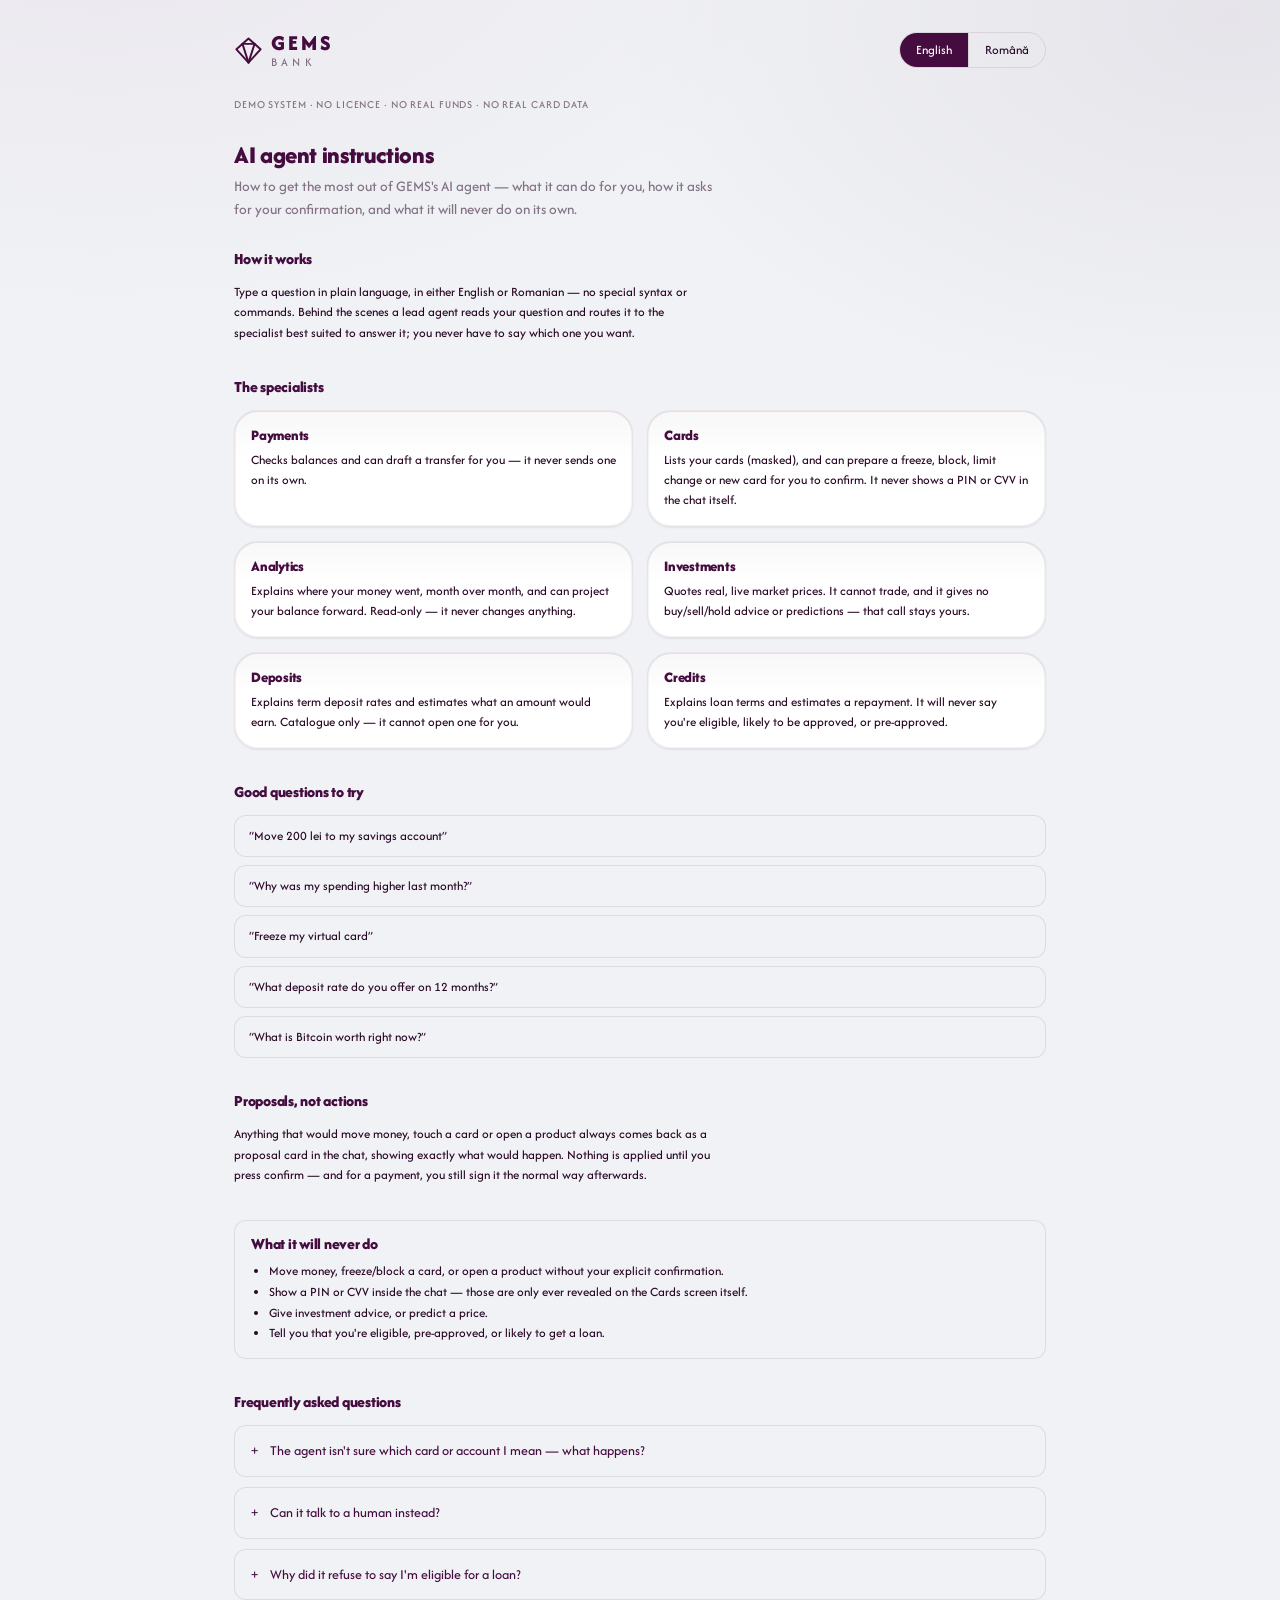
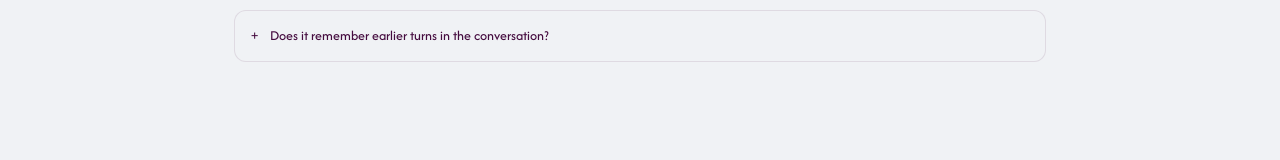
<file: frontend/agent-instructions.html>
<!DOCTYPE html>
<html lang="en">
<head>
  <meta charset="utf-8">
  <meta name="viewport" content="width=device-width, initial-scale=1">
  <title>GEMS — AI Agent Instructions</title>

  <link rel="stylesheet" href="./styles/tokens.css">
  <link rel="stylesheet" href="./styles/app.css">
  <link rel="stylesheet" href="./styles/motion.css">

  <style>
    body { padding: 0; }
    .help-shell { max-width: 860px; margin: 0 auto; padding: 32px 24px 64px; }
    .help-topbar { display: flex; align-items: center; justify-content: space-between; gap: 16px; margin-bottom: 28px; flex-wrap: wrap; }
    .help-lang-toggle { display: inline-flex; border: 1px solid var(--color-border); border-radius: var(--radius-pill); overflow: hidden; }
    .help-lang-toggle button {
      appearance: none; border: 0; font: inherit; cursor: pointer;
      padding: 7px 16px; font-size: 13px; background: transparent; color: var(--color-text);
      min-height: var(--target-min);
    }
    .help-lang-toggle button + button { border-left: 1px solid var(--color-border); }
    .help-lang-toggle button[aria-pressed="true"] { background: var(--color-primary); color: var(--color-on-primary); }
    .help-banner { font-size: 11px; letter-spacing: 0.08em; color: var(--color-muted); margin-bottom: 28px; }
    h1.help-title { font-size: var(--text-h3); margin: 0 0 6px; }
    p.help-lede { color: var(--color-muted); margin: 0 0 28px; max-width: 60ch; }
    .help-section { margin-bottom: 34px; }
    .help-section h2 { font-size: var(--text-h5); margin: 0 0 14px; }
    .help-guide-grid { display: grid; grid-template-columns: 1fr 1fr; gap: 14px; }
    .help-card { padding: 16px; }
    .help-card h3 { font-family: var(--font-heading); font-size: 15px; margin: 0 0 6px; color: var(--color-heading); display: flex; align-items: center; gap: 8px; }
    .help-card p { margin: 0; font-size: 13px; line-height: 1.55; color: var(--color-text); }
    .help-card .icon { width: 16px; height: 16px; flex: none; color: var(--color-primary); }
    .instr-examples { display: flex; flex-direction: column; gap: 8px; margin: 0; padding: 0; list-style: none; }
    .instr-examples li {
      padding: 10px 14px; border: 1px solid var(--color-border); border-radius: var(--radius-md);
      background: var(--color-surface); font-size: 13px; color: var(--color-text);
    }
    .instr-examples li::before { content: "“"; color: var(--color-primary); }
    .instr-examples li::after { content: "”"; color: var(--color-primary); }
    .instr-never {
      padding: 14px 16px; border: 1px solid var(--color-border); border-radius: var(--radius-md);
      background: var(--color-surface);
    }
    .instr-never ul { margin: 8px 0 0; padding-left: 18px; font-size: 13px; line-height: 1.6; color: var(--color-text); }
    .help-faq details {
      padding: 14px 16px; border: 1px solid var(--color-border); border-radius: var(--radius-md);
      margin-bottom: 10px; background: var(--color-surface);
    }
    .help-faq summary {
      cursor: pointer; font-family: var(--font-heading); font-size: 14px; color: var(--color-heading);
      list-style: none;
    }
    .help-faq summary::-webkit-details-marker { display: none; }
    .help-faq summary::before { content: "+"; display: inline-block; width: 16px; color: var(--color-primary); }
    .help-faq details[open] summary::before { content: "–"; }
    .help-faq p { margin: 10px 0 0 16px; font-size: 13px; line-height: 1.55; color: var(--color-text); }
    [data-lang="ro"] .lang-en { display: none; }
    [data-lang="en"] .lang-ro { display: none; }
    @media (max-width: 640px) { .help-guide-grid { grid-template-columns: 1fr; } }
  </style>
</head>
<body>
  <div class="help-shell">
    <div class="help-topbar">
      <span class="brand-logo">
        <svg width="29" height="29" viewBox="0 0 24 24" fill="none" stroke="currentColor" stroke-width="1.6" stroke-linecap="round" stroke-linejoin="round" class="brand-logo-mark" aria-hidden="true">
          <polygon points="12,2 22,11 12,22 2,11" />
          <polyline points="7,6.5 17,6.5" />
          <polyline points="7,6.5 12,22" />
          <polyline points="17,6.5 12,22" />
        </svg>
        <span class="brand-logo-word" style="font-size: 22px">
          <span class="brand-logo-name">GEMS</span>
          <span class="brand-logo-suffix">BANK</span>
        </span>
      </span>
      <div class="help-lang-toggle" role="radiogroup" aria-label="Language / Limbă">
        <button type="button" id="lang-en" aria-pressed="true">English</button>
        <button type="button" id="lang-ro" aria-pressed="false">Română</button>
      </div>
    </div>

    <div class="help-banner">DEMO SYSTEM · NO LICENCE · NO REAL FUNDS · NO REAL CARD DATA</div>

    <h1 class="help-title">
      <span class="lang-en">AI agent instructions</span>
      <span class="lang-ro">Instrucțiuni agent AI</span>
    </h1>
    <p class="help-lede">
      <span class="lang-en">How to get the most out of GEMS's AI agent — what it can do for you, how it asks for your confirmation, and what it will never do on its own.</span>
      <span class="lang-ro">Cum să folosești cât mai bine agentul AI din GEMS — ce poate face pentru tine, cum îți cere confirmarea și ce nu va face niciodată singur.</span>
    </p>

    <section class="help-section">
      <h2><span class="lang-en">How it works</span><span class="lang-ro">Cum funcționează</span></h2>
      <p style="font-size: 13px; line-height: 1.6; color: var(--color-text); max-width: 68ch;">
        <span class="lang-en">Type a question in plain language, in either English or Romanian — no special syntax or commands. Behind the scenes a lead agent reads your question and routes it to the specialist best suited to answer it; you never have to say which one you want.</span>
        <span class="lang-ro">Scrie o întrebare în limbaj natural, în română sau engleză — fără sintaxă sau comenzi speciale. Un agent coordonator îți citește întrebarea și o trimite specialistului potrivit; nu trebuie niciodată să spui tu pe cine vrei.</span>
      </p>
    </section>

    <section class="help-section">
      <h2><span class="lang-en">The specialists</span><span class="lang-ro">Specialiștii</span></h2>
      <div class="help-guide-grid">
        <div class="plate help-card">
          <h3><span class="lang-en">Payments</span><span class="lang-ro">Plăți</span></h3>
          <p>
            <span class="lang-en">Checks balances and can draft a transfer for you — it never sends one on its own.</span>
            <span class="lang-ro">Verifică soldurile și poate pregăti un transfer pentru tine — nu îl trimite niciodată singur.</span>
          </p>
        </div>
        <div class="plate help-card">
          <h3><span class="lang-en">Cards</span><span class="lang-ro">Carduri</span></h3>
          <p>
            <span class="lang-en">Lists your cards (masked), and can prepare a freeze, block, limit change or new card for you to confirm. It never shows a PIN or CVV in the chat itself.</span>
            <span class="lang-ro">Îți listează cardurile (mascate) și poate pregăti o înghețare, blocare, schimbare de limită sau un card nou, pentru confirmarea ta. Nu arată niciodată PIN-ul sau CVV-ul direct în chat.</span>
          </p>
        </div>
        <div class="plate help-card">
          <h3><span class="lang-en">Analytics</span><span class="lang-ro">Analize</span></h3>
          <p>
            <span class="lang-en">Explains where your money went, month over month, and can project your balance forward. Read-only — it never changes anything.</span>
            <span class="lang-ro">Explică pe ce ai cheltuit, lună de lună, și poate estima soldul viitor. Doar citește date — nu schimbă niciodată nimic.</span>
          </p>
        </div>
        <div class="plate help-card">
          <h3><span class="lang-en">Investments</span><span class="lang-ro">Investiții</span></h3>
          <p>
            <span class="lang-en">Quotes real, live market prices. It cannot trade, and it gives no buy/sell/hold advice or predictions — that call stays yours.</span>
            <span class="lang-ro">Oferă prețuri de piață reale, live. Nu poate tranzacționa și nu dă sfaturi de cumpărare/vânzare sau predicții — decizia rămâne a ta.</span>
          </p>
        </div>
        <div class="plate help-card">
          <h3><span class="lang-en">Deposits</span><span class="lang-ro">Depozite</span></h3>
          <p>
            <span class="lang-en">Explains term deposit rates and estimates what an amount would earn. Catalogue only — it cannot open one for you.</span>
            <span class="lang-ro">Explică dobânzile la depozite la termen și estimează câștigul pentru o sumă. Doar din catalog — nu poate deschide unul pentru tine.</span>
          </p>
        </div>
        <div class="plate help-card">
          <h3><span class="lang-en">Credits</span><span class="lang-ro">Credite</span></h3>
          <p>
            <span class="lang-en">Explains loan terms and estimates a repayment. It will never say you're eligible, likely to be approved, or pre-approved.</span>
            <span class="lang-ro">Explică termenii unui credit și estimează o rambursare. Nu va spune niciodată că ești eligibil, aprobat probabil sau pre-aprobat.</span>
          </p>
        </div>
      </div>
    </section>

    <section class="help-section">
      <h2><span class="lang-en">Good questions to try</span><span class="lang-ro">Întrebări bune de încercat</span></h2>
      <ul class="instr-examples">
        <li><span class="lang-en">Move 200 lei to my savings account</span><span class="lang-ro">Mută 200 de lei în contul de economii</span></li>
        <li><span class="lang-en">Why was my spending higher last month?</span><span class="lang-ro">De ce am cheltuit mai mult luna trecută?</span></li>
        <li><span class="lang-en">Freeze my virtual card</span><span class="lang-ro">Îngheață-mi cardul virtual</span></li>
        <li><span class="lang-en">What deposit rate do you offer on 12 months?</span><span class="lang-ro">Ce dobândă oferiți la un depozit pe 12 luni?</span></li>
        <li><span class="lang-en">What is Bitcoin worth right now?</span><span class="lang-ro">Cât valorează Bitcoin acum?</span></li>
      </ul>
    </section>

    <section class="help-section">
      <h2><span class="lang-en">Proposals, not actions</span><span class="lang-ro">Propuneri, nu acțiuni</span></h2>
      <p style="font-size: 13px; line-height: 1.6; color: var(--color-text); max-width: 68ch;">
        <span class="lang-en">Anything that would move money, touch a card or open a product always comes back as a proposal card in the chat, showing exactly what would happen. Nothing is applied until you press confirm — and for a payment, you still sign it the normal way afterwards.</span>
        <span class="lang-ro">Orice ar mișca bani, ar atinge un card sau ar deschide un produs se întoarce mereu ca un card de propunere în chat, care arată exact ce s-ar întâmpla. Nimic nu se aplică până nu apeși confirmă — iar pentru o plată, tot o semnezi tu, în modul obișnuit, după aceea.</span>
      </p>
    </section>

    <section class="help-section">
      <div class="instr-never">
        <h2 style="margin: 0;"><span class="lang-en">What it will never do</span><span class="lang-ro">Ce nu va face niciodată</span></h2>
        <ul>
          <li><span class="lang-en">Move money, freeze/block a card, or open a product without your explicit confirmation.</span><span class="lang-ro">Nu mișcă bani, nu îngheață/blochează un card și nu deschide un produs fără confirmarea ta explicită.</span></li>
          <li><span class="lang-en">Show a PIN or CVV inside the chat — those are only ever revealed on the Cards screen itself.</span><span class="lang-ro">Nu arată un PIN sau CVV în chat — acestea se dezvăluie doar pe ecranul Carduri.</span></li>
          <li><span class="lang-en">Give investment advice, or predict a price.</span><span class="lang-ro">Nu dă sfaturi de investiții și nu prezice un preț.</span></li>
          <li><span class="lang-en">Tell you that you're eligible, pre-approved, or likely to get a loan.</span><span class="lang-ro">Nu îți spune că ești eligibil, pre-aprobat sau probabil să obții un credit.</span></li>
        </ul>
      </div>
    </section>

    <section class="help-section help-faq">
      <h2><span class="lang-en">Frequently asked questions</span><span class="lang-ro">Întrebări frecvente</span></h2>

      <details>
        <summary>
          <span class="lang-en">The agent isn't sure which card or account I mean — what happens?</span>
          <span class="lang-ro">Agentul nu e sigur despre ce cont sau card vorbesc — ce se întâmplă?</span>
        </summary>
        <p>
          <span class="lang-en">It asks you to clarify rather than guessing — for example by listing your cards so you can point at the right one.</span>
          <span class="lang-ro">Îți cere să clarifici, în loc să ghicească — de exemplu îți listează cardurile ca să indici tu cel corect.</span>
        </p>
      </details>

      <details>
        <summary>
          <span class="lang-en">Can it talk to a human instead?</span>
          <span class="lang-ro">Poate să mă treacă la un om?</span>
        </summary>
        <p>
          <span class="lang-en">Yes — ask to speak to a person, or use the "Request a human" option that appears in chat. It hands over your question and recent conversation, nothing is lost.</span>
          <span class="lang-ro">Da — cere să vorbești cu o persoană, sau folosește opțiunea „Cere un om” care apare în chat. Îți preia întrebarea și conversația recentă, nu se pierde nimic.</span>
        </p>
      </details>

      <details>
        <summary>
          <span class="lang-en">Why did it refuse to say I'm eligible for a loan?</span>
          <span class="lang-ro">De ce a refuzat să spună că sunt eligibil pentru un credit?</span>
        </summary>
        <p>
          <span class="lang-en">By design. It can explain terms and estimate a repayment, but a real credit decision is never made by the agent — only a human process can decide that, so it will not imply an outcome.</span>
          <span class="lang-ro">Este intenționat. Poate explica termeni și estima o rambursare, dar o decizie reală de credit nu e luată niciodată de agent — doar un proces uman poate decide asta, deci nu va sugera un rezultat.</span>
        </p>
      </details>

      <details>
        <summary>
          <span class="lang-en">Does it remember earlier turns in the conversation?</span>
          <span class="lang-ro">Ține minte ce am spus mai devreme în conversație?</span>
        </summary>
        <p>
          <span class="lang-en">Yes, within the same chat session — so "and the second one" or "make that 300 instead" after a question works as expected.</span>
          <span class="lang-ro">Da, în cadrul aceleiași sesiuni de chat — deci „și al doilea” sau „fă-o 300” după o întrebare funcționează cum te-ai aștepta.</span>
        </p>
      </details>
    </section>
  </div>

  <script>
    (function () {
      var root = document.documentElement;

      var theme = "light";
      try {
        if (window.localStorage.getItem("gems.theme") === "dark") theme = "dark";
      } catch (err) {
        theme = "light";
      }
      root.setAttribute("data-theme", theme);

      var buttons = { en: document.getElementById("lang-en"), ro: document.getElementById("lang-ro") };

      function apply(lang) {
        root.setAttribute("data-lang", lang);
        root.lang = lang;
        buttons.en.setAttribute("aria-pressed", String(lang === "en"));
        buttons.ro.setAttribute("aria-pressed", String(lang === "ro"));
      }

      var stored = null;
      try {
        stored = window.localStorage.getItem("gems.lang");
      } catch (err) {
        stored = null;
      }
      apply(stored === "ro" ? "ro" : "en");

      buttons.en.addEventListener("click", function () { apply("en"); });
      buttons.ro.addEventListener("click", function () { apply("ro"); });
    })();
  </script>
</body>
</html>
</file>
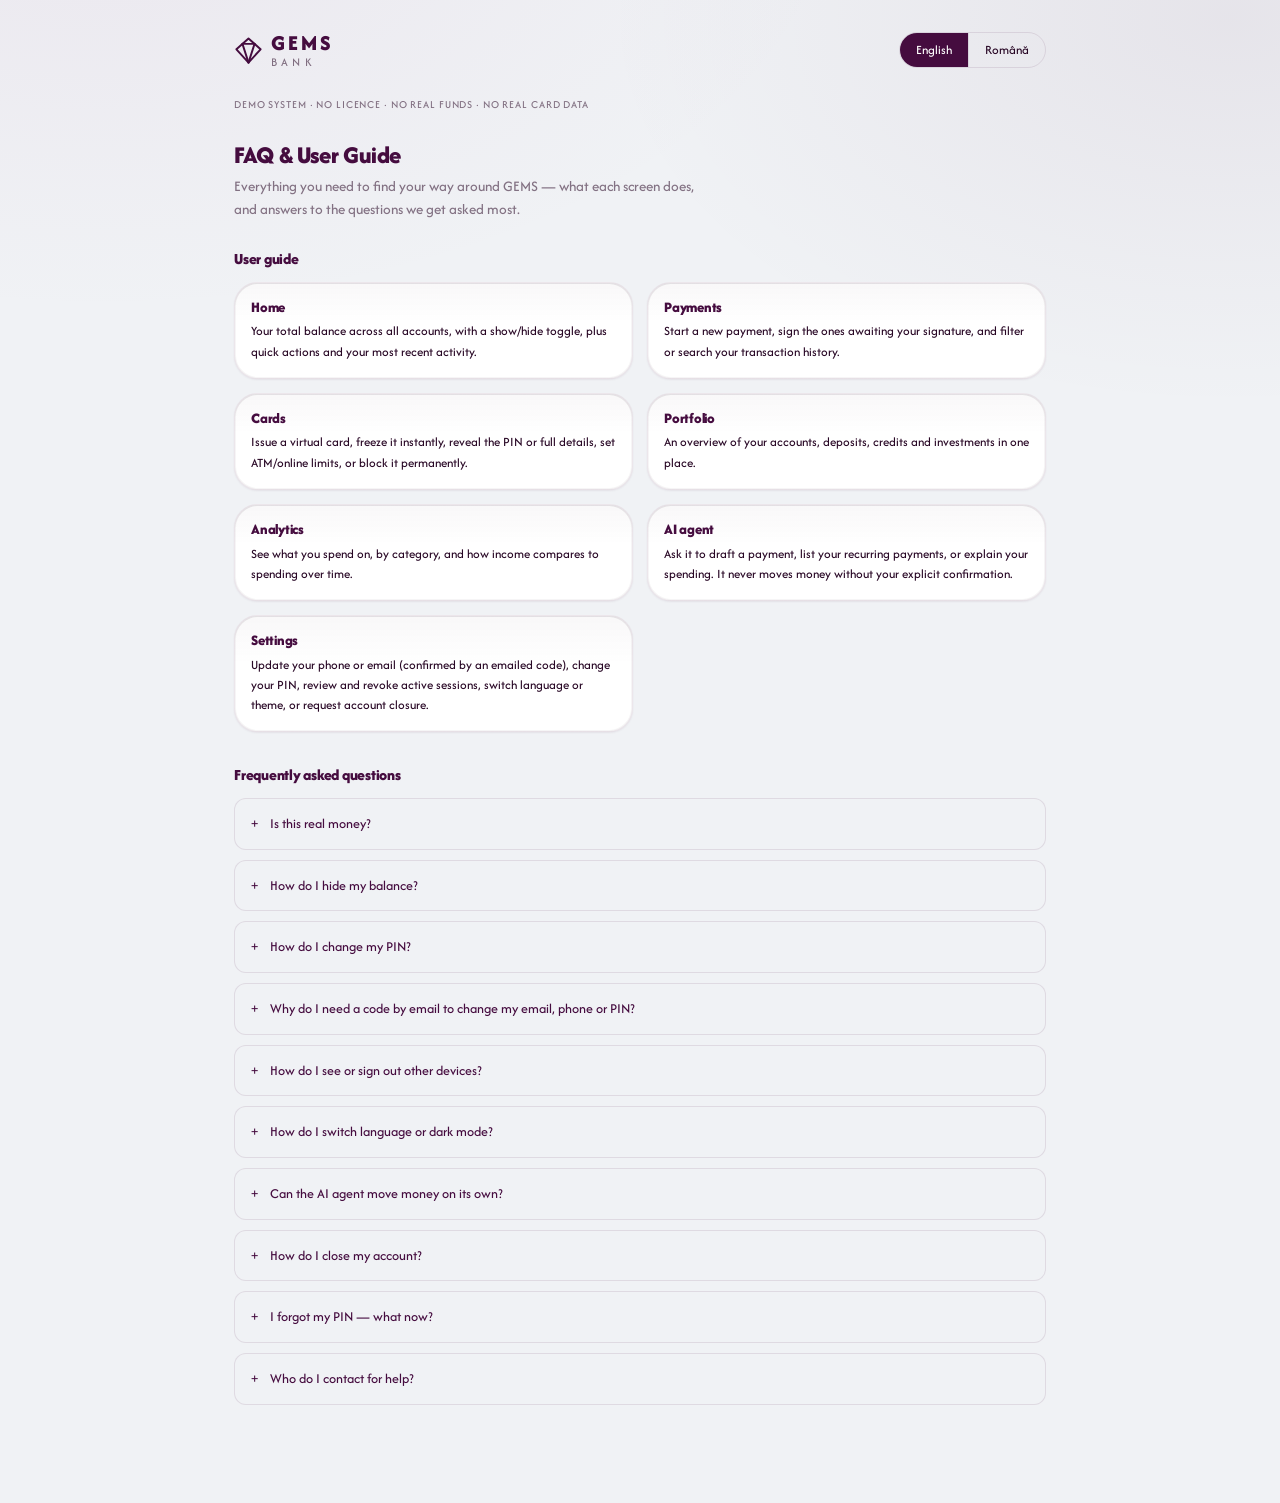
<file: frontend/help.html>
<!DOCTYPE html>
<html lang="en">
<head>
  <meta charset="utf-8">
  <meta name="viewport" content="width=device-width, initial-scale=1">
  <title>GEMS — FAQ &amp; User Guide</title>

  <link rel="stylesheet" href="./styles/tokens.css">
  <link rel="stylesheet" href="./styles/app.css">
  <link rel="stylesheet" href="./styles/motion.css">

  <style>
    body { padding: 0; }
    .help-shell { max-width: 860px; margin: 0 auto; padding: 32px 24px 64px; }
    .help-topbar { display: flex; align-items: center; justify-content: space-between; gap: 16px; margin-bottom: 28px; flex-wrap: wrap; }
    .help-lang-toggle { display: inline-flex; border: 1px solid var(--color-border); border-radius: var(--radius-pill); overflow: hidden; }
    .help-lang-toggle button {
      appearance: none; border: 0; font: inherit; cursor: pointer;
      padding: 7px 16px; font-size: 13px; background: transparent; color: var(--color-text);
      min-height: var(--target-min);
    }
    .help-lang-toggle button + button { border-left: 1px solid var(--color-border); }
    .help-lang-toggle button[aria-pressed="true"] { background: var(--color-primary); color: var(--color-on-primary); }
    .help-banner { font-size: 11px; letter-spacing: 0.08em; color: var(--color-muted); margin-bottom: 28px; }
    h1.help-title { font-size: var(--text-h3); margin: 0 0 6px; }
    p.help-lede { color: var(--color-muted); margin: 0 0 28px; max-width: 60ch; }
    .help-section { margin-bottom: 34px; }
    .help-section h2 { font-size: var(--text-h5); margin: 0 0 14px; }
    .help-guide-grid { display: grid; grid-template-columns: 1fr 1fr; gap: 14px; }
    .help-card { padding: 16px; }
    .help-card h3 { font-family: var(--font-heading); font-size: 15px; margin: 0 0 6px; color: var(--color-heading); }
    .help-card p { margin: 0; font-size: 13px; line-height: 1.55; color: var(--color-text); }
    .help-faq details {
      padding: 14px 16px; border: 1px solid var(--color-border); border-radius: var(--radius-md);
      margin-bottom: 10px; background: var(--color-surface);
    }
    .help-faq summary {
      cursor: pointer; font-family: var(--font-heading); font-size: 14px; color: var(--color-heading);
      list-style: none;
    }
    .help-faq summary::-webkit-details-marker { display: none; }
    .help-faq summary::before { content: "+"; display: inline-block; width: 16px; color: var(--color-primary); }
    .help-faq details[open] summary::before { content: "–"; }
    .help-faq p { margin: 10px 0 0 16px; font-size: 13px; line-height: 1.55; color: var(--color-text); }
    [data-lang="ro"] .lang-en { display: none; }
    [data-lang="en"] .lang-ro { display: none; }
    @media (max-width: 640px) { .help-guide-grid { grid-template-columns: 1fr; } }
  </style>
</head>
<body>
  <div class="help-shell">
    <div class="help-topbar">
      <span class="brand-logo">
        <svg width="29" height="29" viewBox="0 0 24 24" fill="none" stroke="currentColor" stroke-width="1.6" stroke-linecap="round" stroke-linejoin="round" class="brand-logo-mark" aria-hidden="true">
          <polygon points="12,2 22,11 12,22 2,11" />
          <polyline points="7,6.5 17,6.5" />
          <polyline points="7,6.5 12,22" />
          <polyline points="17,6.5 12,22" />
        </svg>
        <span class="brand-logo-word" style="font-size: 22px">
          <span class="brand-logo-name">GEMS</span>
          <span class="brand-logo-suffix">BANK</span>
        </span>
      </span>
      <div class="help-lang-toggle" role="radiogroup" aria-label="Language / Limbă">
        <button type="button" id="lang-en" aria-pressed="true">English</button>
        <button type="button" id="lang-ro" aria-pressed="false">Română</button>
      </div>
    </div>

    <div class="help-banner">DEMO SYSTEM · NO LICENCE · NO REAL FUNDS · NO REAL CARD DATA</div>

    <h1 class="help-title">
      <span class="lang-en">FAQ &amp; User Guide</span>
      <span class="lang-ro">Întrebări frecvente &amp; Ghid de utilizare</span>
    </h1>
    <p class="help-lede">
      <span class="lang-en">Everything you need to find your way around GEMS — what each screen does, and answers to the questions we get asked most.</span>
      <span class="lang-ro">Tot ce ai nevoie ca să te descurci în GEMS — ce face fiecare ecran și răspunsuri la cele mai frecvente întrebări.</span>
    </p>

    <section class="help-section">
      <h2><span class="lang-en">User guide</span><span class="lang-ro">Ghid de utilizare</span></h2>
      <div class="help-guide-grid">
        <div class="plate help-card">
          <h3><span class="lang-en">Home</span><span class="lang-ro">Acasă</span></h3>
          <p>
            <span class="lang-en">Your total balance across all accounts, with a show/hide toggle, plus quick actions and your most recent activity.</span>
            <span class="lang-ro">Soldul tău total pe toate conturile, cu buton de arată/ascunde, plus acțiuni rapide și ultimele mișcări.</span>
          </p>
        </div>
        <div class="plate help-card">
          <h3><span class="lang-en">Payments</span><span class="lang-ro">Plăți</span></h3>
          <p>
            <span class="lang-en">Start a new payment, sign the ones awaiting your signature, and filter or search your transaction history.</span>
            <span class="lang-ro">Inițiezi o plată nouă, semnezi cele care așteaptă semnătura ta și filtrezi sau cauți în istoricul de tranzacții.</span>
          </p>
        </div>
        <div class="plate help-card">
          <h3><span class="lang-en">Cards</span><span class="lang-ro">Carduri</span></h3>
          <p>
            <span class="lang-en">Issue a virtual card, freeze it instantly, reveal the PIN or full details, set ATM/online limits, or block it permanently.</span>
            <span class="lang-ro">Emiți un card virtual, îl îngheți instant, îi arăți PIN-ul sau detaliile complete, setezi limite ATM/online sau îl blochezi definitiv.</span>
          </p>
        </div>
        <div class="plate help-card">
          <h3><span class="lang-en">Portfolio</span><span class="lang-ro">Conturi &amp; Portofoliu</span></h3>
          <p>
            <span class="lang-en">An overview of your accounts, deposits, credits and investments in one place.</span>
            <span class="lang-ro">O privire de ansamblu asupra conturilor, depozitelor, creditelor și investițiilor, într-un singur loc.</span>
          </p>
        </div>
        <div class="plate help-card">
          <h3><span class="lang-en">Analytics</span><span class="lang-ro">Analize</span></h3>
          <p>
            <span class="lang-en">See what you spend on, by category, and how income compares to spending over time.</span>
            <span class="lang-ro">Vezi pe ce cheltuiești, pe categorii, și cum se compară veniturile cu cheltuielile în timp.</span>
          </p>
        </div>
        <div class="plate help-card">
          <h3><span class="lang-en">AI agent</span><span class="lang-ro">Agent AI</span></h3>
          <p>
            <span class="lang-en">Ask it to draft a payment, list your recurring payments, or explain your spending. It never moves money without your explicit confirmation.</span>
            <span class="lang-ro">Îi poți cere să pregătească o plată, să-ți listeze plățile recurente sau să-ți explice cheltuielile. Nu mișcă bani niciodată fără confirmarea ta explicită.</span>
          </p>
        </div>
        <div class="plate help-card">
          <h3><span class="lang-en">Settings</span><span class="lang-ro">Setări</span></h3>
          <p>
            <span class="lang-en">Update your phone or email (confirmed by an emailed code), change your PIN, review and revoke active sessions, switch language or theme, or request account closure.</span>
            <span class="lang-ro">Îți actualizezi telefonul sau emailul (confirmat printr-un cod trimis pe email), schimbi PIN-ul, verifici și revoci sesiunile active, schimbi limba sau tema, sau ceri închiderea contului.</span>
          </p>
        </div>
      </div>
    </section>

    <section class="help-section help-faq">
      <h2><span class="lang-en">Frequently asked questions</span><span class="lang-ro">Întrebări frecvente</span></h2>

      <details>
        <summary>
          <span class="lang-en">Is this real money?</span>
          <span class="lang-ro">Sunt bani reali?</span>
        </summary>
        <p>
          <span class="lang-en">No. GEMS is a demo system — it holds no real funds, has no banking licence, and does not connect to any real payment network or card data.</span>
          <span class="lang-ro">Nu. GEMS este un sistem demo — nu deține fonduri reale, nu are licență bancară și nu se conectează la nicio rețea de plăți sau date de card reale.</span>
        </p>
      </details>

      <details>
        <summary>
          <span class="lang-en">How do I hide my balance?</span>
          <span class="lang-ro">Cum îmi ascund soldul?</span>
        </summary>
        <p>
          <span class="lang-en">On the Home screen, use the "Hide" / "Reveal" button above your total balance.</span>
          <span class="lang-ro">Pe ecranul Acasă, folosește butonul „Ascunde” / „Arată” de deasupra soldului total.</span>
        </p>
      </details>

      <details>
        <summary>
          <span class="lang-en">How do I change my PIN?</span>
          <span class="lang-ro">Cum îmi schimb PIN-ul?</span>
        </summary>
        <p>
          <span class="lang-en">Go to Settings → Security → Change PIN, enter the new PIN twice, then confirm it with the code we email you.</span>
          <span class="lang-ro">Mergi la Setări → Securitate → Schimbă PIN-ul, introdu noul PIN de două ori, apoi confirmă cu codul primit pe email.</span>
        </p>
      </details>

      <details>
        <summary>
          <span class="lang-en">Why do I need a code by email to change my email, phone or PIN?</span>
          <span class="lang-ro">De ce am nevoie de un cod pe email ca să schimb emailul, telefonul sau PIN-ul?</span>
        </summary>
        <p>
          <span class="lang-en">It proves the request is really coming from you, since your email is the one address we know is already yours — even when it's the phone or PIN being changed.</span>
          <span class="lang-ro">Dovedește că cererea vine chiar de la tine, pentru că emailul este singura adresă despre care știm sigur că e a ta — chiar și atunci când se schimbă telefonul sau PIN-ul.</span>
        </p>
      </details>

      <details>
        <summary>
          <span class="lang-en">How do I see or sign out other devices?</span>
          <span class="lang-ro">Cum văd sau deloghez alte dispozitive?</span>
        </summary>
        <p>
          <span class="lang-en">Settings → Security → Active sessions lists every signed-in device with its location and IP, and lets you revoke any session that isn't yours.</span>
          <span class="lang-ro">Setări → Securitate → Sesiuni active listează fiecare dispozitiv autentificat, cu locație și IP, și îți permite să revoci orice sesiune care nu e a ta.</span>
        </p>
      </details>

      <details>
        <summary>
          <span class="lang-en">How do I switch language or dark mode?</span>
          <span class="lang-ro">Cum schimb limba sau modul întunecat?</span>
        </summary>
        <p>
          <span class="lang-en">Settings → Preferences has both — language switches immediately, without signing you out.</span>
          <span class="lang-ro">Setări → Preferințe le are pe amândouă — limba se schimbă instant, fără să te deloghezi.</span>
        </p>
      </details>

      <details>
        <summary>
          <span class="lang-en">Can the AI agent move money on its own?</span>
          <span class="lang-ro">Poate agentul AI să mute bani singur?</span>
        </summary>
        <p>
          <span class="lang-en">No. It can only draft a payment for you to review — nothing is sent until you confirm and sign it yourself.</span>
          <span class="lang-ro">Nu. Poate doar să pregătească o plată pentru tine — nimic nu se trimite până nu confirmi și semnezi chiar tu.</span>
        </p>
      </details>

      <details>
        <summary>
          <span class="lang-en">How do I close my account?</span>
          <span class="lang-ro">Cum îmi închid contul?</span>
        </summary>
        <p>
          <span class="lang-en">Settings → Close account starts the request; after you confirm with your PIN, our call center will contact you about the next steps.</span>
          <span class="lang-ro">Setări → Închide contul pornește cererea; după ce confirmi cu PIN-ul, vei fi contactat de call center-ul nostru pentru pașii următori.</span>
        </p>
      </details>

      <details>
        <summary>
          <span class="lang-en">I forgot my PIN — what now?</span>
          <span class="lang-ro">Mi-am uitat PIN-ul — ce fac?</span>
        </summary>
        <p>
          <span class="lang-en">On the sign-in screen, choose the password option instead of the PIN — verifying your password will show you your PIN again.</span>
          <span class="lang-ro">Pe ecranul de autentificare, alege varianta cu parolă în loc de PIN — verificarea parolei îți va arăta din nou PIN-ul.</span>
        </p>
      </details>

      <details>
        <summary>
          <span class="lang-en">Who do I contact for help?</span>
          <span class="lang-ro">Pe cine contactez pentru ajutor?</span>
        </summary>
        <p>
          <span class="lang-en">Settings → Customer service has our phone number and email, or use the AI agent chat for a quick answer.</span>
          <span class="lang-ro">Setări → Serviciul clienți are numărul de telefon și emailul nostru, sau folosește chatul cu agentul AI pentru un răspuns rapid.</span>
        </p>
      </details>
    </section>
  </div>

  <script>
    (function () {
      var root = document.documentElement;

      var theme = "light";
      try {
        if (window.localStorage.getItem("gems.theme") === "dark") theme = "dark";
      } catch (err) {
        theme = "light";
      }
      root.setAttribute("data-theme", theme);

      var buttons = { en: document.getElementById("lang-en"), ro: document.getElementById("lang-ro") };

      function apply(lang) {
        root.setAttribute("data-lang", lang);
        root.lang = lang;
        buttons.en.setAttribute("aria-pressed", String(lang === "en"));
        buttons.ro.setAttribute("aria-pressed", String(lang === "ro"));
      }

      var stored = null;
      try {
        stored = window.localStorage.getItem("gems.lang");
      } catch (err) {
        stored = null;
      }
      apply(stored === "ro" ? "ro" : "en");

      buttons.en.addEventListener("click", function () { apply("en"); });
      buttons.ro.addEventListener("click", function () { apply("ro"); });
    })();
  </script>
</body>
</html>
</file>
<file: frontend/styles/tokens.css>
/* GEMS design tokens — generated from design/tokens.extracted.json, then
   narrowed by an explicit brand decision: the palette is plum, white and ivory
   only. The archive lime ramp is retired; design/export/ still carries it and is
   therefore no longer byte-for-byte reproducible from this file.
   Do not hardcode a hex value anywhere else in frontend/ — CLAUDE.md rule 10. */

@import url('https://fonts.googleapis.com/css2?family=Afacad+Flux:wght@100..1000&display=swap');

:root {
  /* ── surfaces ─────────────────────────────────────────────────
     Three grounds only: plum, pure white, cool gray. The page sits on #F0F2F5;
     every card face is pure white so it lifts off that ground. */
  --color-bg: #F0F2F5;
  --color-card: #FFFFFF;
  --color-surface: #F0F2F5;
  --color-surface-muted: #E4E7EC;

  /* Relief cue reused by .plate/.elev-* — a hairline top highlight, tinted
     from the current text colour so it self-adjusts per theme. */
  --relief-highlight: inset 0 1px 0 color-mix(in srgb, var(--color-text) 6%, transparent);

  /* ── content ──────────────────────────────────────────────── */
  --color-text: #280725;
  --color-heading: #450C3F;
  --color-muted: color-mix(in srgb, #280725 55%, transparent);

  /* Theme-invariant — for content that sits on a surface pinned to its light-mode
     colour in both themes (card faces, tiles): the light-mode foreground, always,
     so a light card never gets light-on-light text when the app is in dark mode. */
  --color-on-light-text: #280725;
  --color-on-light-heading: #450C3F;
  --color-on-light-primary: #450C3F;
  --color-on-light-muted: color-mix(in srgb, #280725 55%, transparent);
  --color-on-light-border: color-mix(in srgb, #450C3F 18%, transparent);
  --color-on-light-negative: #8E1A56;

  /* ── brand ────────────────────────────────────────────────── */
  --color-primary: #450C3F;
  --color-on-primary: #FFFFFF;
  --color-accent: #852275;
  --color-border: color-mix(in srgb, #450C3F 10%, transparent);

  /* ── semantic money states ────────────────────────────────────
     DERIVED, not in the design archive (DESIGN_NOTES §4.2).
     The palette is plum-only, so hue no longer separates these four —
     WCAG 2.2 AA 1.4.1 already required a sign glyph or label alongside,
     and that label is now the whole signal. */
  --color-positive: #450C3F;   /* credit / money in   — 14.75:1 on bg */
  --color-negative: #8E1A56;   /* debit  / money out  —  8.35:1 on bg */
  --color-warning:  #6C1A5F;   /* pending, VoP close_match — 10.42:1 on bg */
  --color-info:     #852275;   /* card frozen indicator —  8.18:1 on bg */

  /* ── ramps ────────────────────────────────────────────────── */
  --color-neutral-100: #FFFFFF; --color-neutral-200: #F0F2F5;
  --color-neutral-300: #E4E7EC; --color-neutral-400: #D0D5DD;
  --color-neutral-500: #B6AAB2; --color-neutral-600: #8B7D89;
  --color-neutral-700: #635A61; --color-neutral-800: #453B44;
  --color-neutral-900: #2B212A;

  --color-plum-100: #FAEFF8; --color-plum-200: #F0DAEC; --color-plum-300: #DFB6D8;
  --color-plum-400: #C68CBC; --color-plum-500: #A75C9A; --color-plum-600: #852275;
  --color-plum-700: #6C1A5F; --color-plum-800: #58124D; --color-plum-900: #450C3F;

  /* Cool light ramp — replaces the old warm ivory ramp */
  --color-ivory-100: #FFFFFF; --color-ivory-200: #F0F2F5; --color-ivory-300: #E4E7EC;
  --color-ivory-400: #D0D5DD; --color-ivory-500: #98A2B3;

  /* ── type ─────────────────────────────────────────────────── */
  --font-heading: "Afacad Flux", system-ui, sans-serif;
  --font-body: "Afacad Flux", system-ui, sans-serif;
  --font-mono: ui-monospace, Menlo, Consolas, monospace;

  /* Weight carries the hierarchy the palette no longer can. */
  --weight-title: 800;
  --weight-subtitle: 650;
  --weight-description: 550;
  --weight-body: 450;
  --font-heading-weight: var(--weight-title);

  --text-kicker: 0.625rem;  /* 10px */
  --text-caption: 0.6875rem;/* 11px */
  --text-sm: 0.8125rem;     /* 13px */
  --text-base: 0.9375rem;   /* 15px */
  --text-h5: 1rem;          /* 16px */
  --text-h4: 1.25rem;       /* 20px */
  --text-h3: 1.5625rem;     /* 25px */
  --text-h2: 2rem;          /* 32px */
  --text-h1: 2.625rem;      /* 42px */

  --leading-body: 1.55;
  --leading-heading: 1.12;

  /* ── space — industry's 3.4px base rounded to a 4px grid (DESIGN_NOTES §4.3) ── */
  --space-1: 0.25rem;  /* 4px  */
  --space-2: 0.5rem;   /* 8px  */
  --space-3: 0.625rem; /* 10px */
  --space-4: 0.875rem; /* 14px */
  --space-6: 1.25rem;  /* 20px */
  --space-8: 1.75rem;  /* 28px */

  /* ── geometry — 24 on a container, 12 on anything nested in one, pill on controls ── */
  --radius-sm: 12px;
  --radius-md: 12px;
  --radius-lg: 24px;
  --radius-pill: 999px;

  --shadow-sm: 0 1px 2px color-mix(in srgb, #450C3F 7%, transparent);
  --shadow-md: 0 4px 14px color-mix(in srgb, #450C3F 9%, transparent);
  --shadow-lg: 0 16px 40px color-mix(in srgb, #450C3F 14%, transparent);
  --shadow-hover: 0 10px 30px color-mix(in srgb, #450C3F 13%, transparent);
  --shadow-inset: inset 0 1px 3px color-mix(in srgb, #450C3F 7%, transparent);

  /* ── motion ───────────────────────────────────────────────── */
  --ease-out: cubic-bezier(0.22, 1, 0.36, 1);
  --ease-in-out: cubic-bezier(0.65, 0, 0.35, 1);
  --ease-spring: cubic-bezier(0.34, 1.4, 0.64, 1);
  --dur-1: 120ms;
  --dur-2: 200ms;
  --dur-3: 320ms;
  --dur-4: 520ms;

  --lift-1: translateY(-1px);
  --lift-2: translateY(-3px);

  --ring: 0 0 0 3px color-mix(in srgb, var(--color-primary) 22%, transparent);
  --ring-strong: 0 0 0 4px color-mix(in srgb, var(--color-primary) 30%, transparent);
  --edge-soft: inset 0 0 0 1px color-mix(in srgb, var(--color-text) 4%, transparent);

  --surface-wash:
    radial-gradient(1100px 620px at 8% -12%, color-mix(in srgb, var(--color-plum-500) 7%, transparent), transparent 68%),
    radial-gradient(900px 560px at 96% 2%, color-mix(in srgb, var(--color-plum-900) 6%, transparent), transparent 70%);

  /* The only gradient the palette allows: plum banded with a lighter and a darker
     plum. Reserved for sections that carry weight — never for decoration. */
  --gradient-brand: linear-gradient(135deg, #58124D 0%, #450C3F 46%, #2E0A2B 100%);
  --gradient-brand-soft: linear-gradient(135deg, color-mix(in srgb, #450C3F 7%, var(--color-card)) 0%, var(--color-card) 62%);
  --gradient-brand-rule: linear-gradient(90deg, var(--color-plum-400), var(--color-plum-900));

  /* Card gradients — frozen cards are a lighter shade in light mode, mirrored in dark mode */
  --gradient-card-active: linear-gradient(135deg, #58124D 0%, #450C3F 46%, #2E0A2B 100%);
  --gradient-card-frozen: linear-gradient(135deg, #852275 0%, #6C1A5F 46%, #58124D 100%);
  --color-card-frozen-veil: color-mix(in srgb, #FFFFFF 22%, transparent);

  /* ── a11y ─────────────────────────────────────────────────── */
  --focus-ring: 2px solid var(--color-primary);
  --focus-offset: 2px;
  --target-min: 24px;  /* WCAG 2.2 AA 2.5.8 minimum target size */
}

/* Dark theme. The archive swaps 9 variables at runtime in applyTheme();
   we express the same swap declaratively for both `system` and explicit choice.
   Dark mode mirrors light mode: light text/borders on dark grounds, and
   card states mirrored. */
@media (prefers-color-scheme: dark) {
  :root:not([data-theme="light"]) {
    --color-bg: #1C0718;
    --color-card: #2A0F26;
    --color-surface: #33142E;
    --color-surface-muted: #230C20;
    --color-text: #F0F2F5;
    --color-heading: #F0F2F5;
    --color-muted: color-mix(in srgb, #F0F2F5 60%, transparent);
    --color-primary: #DFB6D8;
    --color-on-primary: #280725;
    --color-border: color-mix(in srgb, #F0F2F5 12%, transparent);
    --color-positive: #DFB6D8;
    --color-negative: #F0A9C6;
    --color-warning: #C68CBC;
    --color-info: #E3C4DC;
    --shadow-sm: 0 1px 3px color-mix(in srgb, black 45%, transparent);
    --shadow-md: 0 10px 24px color-mix(in srgb, black 50%, transparent);
    --shadow-lg: 0 24px 56px color-mix(in srgb, black 60%, transparent);
    --shadow-hover: 0 14px 34px color-mix(in srgb, black 55%, transparent);
    --shadow-inset: inset 0 1px 3px color-mix(in srgb, black 40%, transparent);
    --gradient-brand: linear-gradient(135deg, #58124D 0%, #360A31 50%, #1C0718 100%);
    --gradient-brand-soft: linear-gradient(135deg, color-mix(in srgb, #DFB6D8 7%, var(--color-card)) 0%, var(--color-card) 62%);
    --gradient-card-active: linear-gradient(135deg, #58124D 0%, #360A31 50%, #1C0718 100%);
    --gradient-card-frozen: linear-gradient(135deg, #240920 0%, #170415 50%, #0E020D 100%);
    --color-card-frozen-veil: color-mix(in srgb, black 38%, transparent);
  }
}
:root[data-theme="dark"] {
  --color-bg: #1C0718;
  --color-card: #2A0F26;
  --color-surface: #33142E;
  --color-surface-muted: #230C20;
  --color-text: #F0F2F5;
  --color-heading: #F0F2F5;
  --color-muted: color-mix(in srgb, #F0F2F5 60%, transparent);
  --color-primary: #DFB6D8;
  --color-on-primary: #280725;
  --color-border: color-mix(in srgb, #F0F2F5 12%, transparent);
  --color-positive: #DFB6D8;
  --color-negative: #F0A9C6;
  --color-warning: #C68CBC;
  --color-info: #E3C4DC;
  --shadow-sm: 0 1px 3px color-mix(in srgb, black 45%, transparent);
  --shadow-md: 0 10px 24px color-mix(in srgb, black 50%, transparent);
  --shadow-lg: 0 24px 56px color-mix(in srgb, black 60%, transparent);
  --shadow-hover: 0 14px 34px color-mix(in srgb, black 55%, transparent);
  --shadow-inset: inset 0 1px 3px color-mix(in srgb, black 40%, transparent);
  --gradient-brand: linear-gradient(135deg, #58124D 0%, #360A31 50%, #1C0718 100%);
  --gradient-brand-soft: linear-gradient(135deg, color-mix(in srgb, #DFB6D8 7%, var(--color-card)) 0%, var(--color-card) 62%);
  --gradient-card-active: linear-gradient(135deg, #58124D 0%, #360A31 50%, #1C0718 100%);
  --gradient-card-frozen: linear-gradient(135deg, #240920 0%, #170415 50%, #0E020D 100%);
  --color-card-frozen-veil: color-mix(in srgb, black 38%, transparent);
}

/* Tailwind v4 — expose the tokens as utilities. Tailwind reads --color-*,
   --font-*, --text-*, --radius-*, --shadow-* and --breakpoint-* from @theme. */
@theme inline {
  --color-bg: var(--color-bg);
  --color-card: var(--color-card);
  --color-surface: var(--color-surface);
  --color-surface-muted: var(--color-surface-muted);
  --color-text: var(--color-text);
  --color-heading: var(--color-heading);
  --color-muted: var(--color-muted);
  --color-primary: var(--color-primary);
  --color-on-primary: var(--color-on-primary);
  --color-accent: var(--color-accent);
  --color-border: var(--color-border);
  --color-positive: var(--color-positive);
  --color-negative: var(--color-negative);
  --color-warning: var(--color-warning);
  --color-info: var(--color-info);

  --font-heading: var(--font-heading);
  --font-body: var(--font-body);
  --font-mono: var(--font-mono);

  --radius-sm: var(--radius-sm);
  --radius-md: var(--radius-md);
  --radius-lg: var(--radius-lg);
  --radius-pill: var(--radius-pill);

  --shadow-sm: var(--shadow-sm);
  --shadow-md: var(--shadow-md);
  --shadow-lg: var(--shadow-lg);

  /* OURS, not the designer's — the archive has no @media queries. */
  --breakpoint-sm: 640px;
  --breakpoint-md: 768px;
  --breakpoint-lg: 1024px;
  --breakpoint-xl: 1280px;
}

/* Base element defaults. */
body {
  background: var(--color-bg);
  color: var(--color-text);
  font-family: var(--font-body);
  font-size: var(--text-base);
  font-weight: var(--weight-body);
  line-height: var(--leading-body);
}
h1, h2, h3, h4, h5, h6 {
  font-family: var(--font-heading);
  font-weight: var(--weight-title);
  line-height: var(--leading-heading);
  letter-spacing: -0.015em;
  color: var(--color-heading);
}
h4, h5, h6 { font-weight: var(--weight-subtitle); letter-spacing: -0.005em; }
:focus-visible { outline: var(--focus-ring); outline-offset: var(--focus-offset); }

@media (prefers-reduced-motion: reduce) {
  *, *::before, *::after {
    animation-duration: 0.01ms !important;
    animation-iteration-count: 1 !important;
    transition-duration: 0.01ms !important;
    scroll-behavior: auto !important;
  }
}
</file>
<file: frontend/styles/app.css>
*, *::before, *::after { box-sizing: border-box; }

body {
  margin: 0;
  min-height: 100vh;
  font-weight: var(--weight-body);
  background: var(--color-bg);
}

h1, h2, h3, h4, h5, h6 { margin: 0 0 var(--space-2); }
h1, h2, h3 { font-weight: var(--weight-title); }
h4, h5, h6 { font-weight: var(--weight-subtitle); }
h1 { font-size: var(--text-h1); }
h2 { font-size: var(--text-h2); }
h3 { font-size: var(--text-h3); }
h4 { font-size: var(--text-h4); }
h5 { font-size: var(--text-h5); }
h6 { font-size: var(--text-caption); letter-spacing: 0.08em; text-transform: uppercase; font-weight: var(--weight-subtitle); }

p { margin: 0 0 var(--space-3); }

a {
  color: var(--color-primary);
  text-decoration: none;
  text-underline-offset: 3px;
}
a:hover { color: var(--color-heading); text-decoration: underline; }

img { display: block; max-width: 100%; }

::selection { background: color-mix(in srgb, var(--color-primary) 30%, transparent); }

.text-muted { color: var(--color-muted); font-weight: var(--weight-description); }

.kicker {
  font-family: var(--font-mono);
  font-weight: var(--weight-subtitle);
  font-size: var(--text-kicker);
  letter-spacing: 0.2em;
  color: var(--color-primary);
}

.plate {
  position: relative;
  background: var(--color-card);
  border: 1px solid var(--color-border);
  border-radius: var(--radius-lg);
  box-shadow: var(--shadow-sm), var(--relief-highlight);
}

.elev-sm { box-shadow: var(--shadow-sm), var(--relief-highlight); }
.elev-md { box-shadow: var(--shadow-md), var(--relief-highlight); }
.elev-lg { box-shadow: var(--shadow-lg), var(--relief-highlight); }

.btn {
  display: inline-flex;
  align-items: center;
  justify-content: center;
  gap: 6px;
  cursor: pointer;
  text-decoration: none;
  font-family: var(--font-heading);
  font-weight: var(--weight-subtitle);
  font-size: 14px;
  line-height: 1.2;
  min-height: 36px;
  color: var(--color-text);
  background: transparent;
  border: 1px solid transparent;
  padding: var(--space-2) 16px;
  border-radius: var(--radius-pill);
  transition: background 0.15s ease, border-color 0.15s ease, box-shadow 0.15s ease, transform 0.15s ease;
}
.btn:disabled { opacity: 0.45; cursor: not-allowed; }

.btn-primary {
  background: var(--color-primary);
  color: var(--color-on-primary);
  border-color: var(--color-primary);
  box-shadow: var(--shadow-sm);
}
.btn-primary:not(:disabled):hover { background: var(--color-plum-700); border-color: var(--color-plum-700); box-shadow: var(--shadow-md); transform: translateY(-1px); }
.btn-primary:not(:disabled):active { background: var(--color-plum-800); border-color: var(--color-plum-800); box-shadow: var(--shadow-sm); transform: translateY(0); }

.btn-secondary { background: var(--color-card); border-color: var(--color-border); box-shadow: var(--shadow-sm); }
.btn-secondary:not(:disabled):hover { background: color-mix(in srgb, var(--color-primary) 8%, var(--color-bg)); box-shadow: var(--shadow-md); transform: translateY(-1px); }
.btn-secondary:not(:disabled):active { background: color-mix(in srgb, var(--color-primary) 14%, var(--color-bg)); box-shadow: var(--shadow-sm); transform: translateY(0); }

.btn-ghost { color: var(--color-primary); padding-inline: var(--space-1); }
.btn-ghost:not(:disabled):hover { background: color-mix(in srgb, var(--color-primary) 10%, transparent); }

.field > label {
  display: block;
  font-size: 12px;
  font-weight: var(--weight-description);
  margin-bottom: 5px;
  color: color-mix(in srgb, var(--color-text) 70%, transparent);
}

.input {
  width: 100%;
  min-height: 36px;
  padding: 6px 14px;
  font: inherit;
  font-size: 14px;
  color: var(--color-text);
  caret-color: var(--color-primary);
  background: var(--color-surface-muted);
  border: 1px solid var(--color-border);
  border-radius: var(--radius-pill);
  box-shadow: var(--shadow-inset);
  transition: border-color 0.15s ease, box-shadow 0.15s ease;
}
.input:hover { border-color: color-mix(in srgb, var(--color-text) 45%, transparent); }
.input:focus-visible { border-color: var(--color-primary); outline-offset: 0; box-shadow: var(--shadow-inset), 0 0 0 3px color-mix(in srgb, var(--color-primary) 18%, transparent); }
.input::placeholder { color: var(--color-muted); }
select.input { cursor: pointer; padding-right: 10px; }
.input:disabled { box-shadow: none; }

.tag {
  display: inline-flex;
  align-items: center;
  font-size: var(--text-caption);
  letter-spacing: 0.02em;
  padding: 3px 12px;
  border-radius: var(--radius-pill);
}
.tag-accent { background: var(--color-plum-100); color: var(--color-plum-900); box-shadow: var(--shadow-sm); }
.tag-neutral { background: var(--color-neutral-200); color: var(--color-neutral-800); box-shadow: var(--shadow-sm); }
.tag-outline { border: 1px solid var(--color-primary); color: var(--color-primary); }

.hr { height: 1px; border: 0; background: var(--color-border); margin: var(--space-4) 0; }
.onb-shell {
  min-height: 100vh;
  min-height: 100dvh;
  display: flex;
  flex-direction: column;
  background: var(--color-bg);
  color: var(--color-text);
  font-family: var(--font-body);
}

.onb-topbar {
  display: flex;
  align-items: center;
  gap: 16px;
  padding: 16px 32px;
  box-shadow: 0 1px 0 var(--color-border), 0 8px 20px -16px color-mix(in srgb, var(--color-primary) 35%, transparent);
  position: relative;
  z-index: 1;
}

.brand-logo {
  display: inline-flex;
  align-items: center;
  gap: 8px;
}
.brand-logo-mark {
  flex: none;
  color: var(--color-primary);
}
.brand-logo-word {
  display: flex;
  flex-direction: column;
  line-height: 1;
}
.brand-logo-name {
  font-family: var(--font-heading);
  font-weight: var(--weight-title);
  letter-spacing: 0.14em;
  color: var(--color-heading);
}
.brand-logo-suffix {
  font-family: var(--font-heading);
  font-size: 0.55em;
  letter-spacing: 0.35em;
  color: var(--color-muted);
  margin-top: 2px;
}

.onb-grid {
  flex: 1;
  display: grid;
  grid-template-columns: 216px 1fr 320px;
  min-height: 0;
}

.onb-rail { box-shadow: 1px 0 0 var(--color-border), 8px 0 24px -18px color-mix(in srgb, var(--color-primary) 40%, transparent); position: relative; z-index: 1; padding: 26px 22px; }

.onb-rail-item {
  display: flex;
  gap: 12px;
  padding: 9px 0;
  align-items: flex-start;
}
.onb-rail-num {
  font-family: var(--font-mono);
  font-size: var(--text-kicker);
  width: 20px;
  padding-top: 3px;
  color: var(--color-primary);
}
.onb-rail-title { font-family: var(--font-heading); font-size: 16px; color: var(--color-heading); }
.onb-rail-state {
  font-size: var(--text-caption);
  font-family: var(--font-mono);
  letter-spacing: 0.1em;
  opacity: 0.5;
}
.onb-rail-item[data-state="IN PROGRESS"] .onb-rail-state { opacity: 1; color: var(--color-primary); }

.onb-main { padding: 34px 40px; overflow: auto; }
.onb-lede { max-width: 520px; font-size: 14px; font-weight: var(--weight-description); }

.onb-panel {
  box-shadow: -1px 0 0 var(--color-border);
  padding: 24px 22px;
  background: var(--color-card);
  display: flex;
  flex-direction: column;
}

.onb-dot {
  width: 9px;
  height: 9px;
  border-radius: 50%;
  background: var(--color-plum-500);
  display: block;
  animation: onbPulse 1.8s infinite;
}
@keyframes onbPulse { 0%, 100% { opacity: 0.35; } 50% { opacity: 1; } }

.onb-two-col { display: grid; grid-template-columns: 1fr 1fr; gap: 22px; max-width: 660px; margin-top: 22px; }

.onb-dropzone {
  aspect-ratio: 1.58;
  display: grid;
  place-items: center;
  padding: 0;
  cursor: pointer;
  overflow: hidden;
  background: var(--color-surface);
  border: 1px solid var(--color-border);
  border-radius: var(--radius-lg);
  color: inherit;
  font: inherit;
  text-align: center;
}
.onb-dropzone[data-filled="false"][data-required="true"] {
  background: repeating-linear-gradient(
    135deg,
    var(--color-neutral-300) 0 2px,
    var(--color-surface) 2px 9px
  );
}
.onb-dropzone:hover { border-color: var(--color-primary); }
.onb-dropzone[data-dragging="true"] { border-color: var(--color-primary); background: var(--color-plum-100); }
.onb-dropzone img { width: 100%; height: 100%; object-fit: cover; }

.onb-dropzone-label {
  font-family: var(--font-mono);
  font-size: var(--text-kicker);
  letter-spacing: 0.14em;
  background: var(--color-card);
  padding: 4px 8px;
  border-radius: var(--radius-pill);
}

.onb-extract-grid {
  display: grid;
  grid-template-columns: auto 1fr;
  gap: 6px 16px;
  font-size: 13px;
}

.onb-otp { display: flex; gap: 10px; margin-top: 24px; }
.onb-otp .input {
  width: 54px;
  height: 64px;
  text-align: center;
  font-size: 24px;
  font-family: var(--font-heading);
  border-radius: var(--radius-md);
  padding: 0;
}

input[type="password"]::-ms-reveal,
input[type="password"]::-ms-clear {
  display: none;
  width: 0;
  height: 0;
}

.input[readonly] {
  background: var(--color-surface-muted);
  cursor: default;
}

.onb-checklist {
  display: flex;
  flex-direction: column;
  gap: 7px;
  font-size: 12px;
  font-family: var(--font-mono);
}
.onb-checklist [data-done="true"] { color: var(--color-primary); }
.onb-checklist [data-done="false"] { opacity: 0.45; }

.onb-error {
  border: 1px solid var(--color-negative);
  border-radius: var(--radius-md);
  padding: 10px 14px;
  font-size: 13px;
  color: var(--color-negative);
  background: color-mix(in srgb, var(--color-negative) 8%, transparent);
  margin-top: 16px;
  max-width: 660px;
}

.onb-agent-bubble {
  padding: 12px;
  background: var(--color-card);
  border: 1px solid var(--color-border);
  border-radius: var(--radius-lg);
  box-shadow: var(--shadow-sm), var(--relief-highlight);
  font-size: 13px;
  line-height: 1.55;
}

.onb-fade { animation: onbIn 0.25s ease; }
@keyframes onbIn { from { opacity: 0; transform: translateY(6px); } to { opacity: 1; transform: none; } }

.onb-footer {
  margin-top: auto;
  padding: 10px 32px;
  box-shadow: 0 -1px 0 var(--color-border);
  font-family: var(--font-mono);
  font-size: var(--text-kicker);
  letter-spacing: 0.14em;
  color: var(--color-muted);
}

.auth-main { 
  flex: none; 
  max-width: 480px; 
  margin: auto; 
  width: 100%; 
  padding: 40px !important;
  background: var(--color-card);
  border: 1px solid var(--color-border);
  border-radius: var(--radius-lg);
  box-shadow: var(--shadow-md);
}

.auth-screen-tag {
  font-family: var(--font-mono);
  font-size: var(--text-kicker);
  letter-spacing: 0.2em;
  color: var(--color-primary);
}

.auth-stack {
  display: flex;
  flex-direction: column;
  gap: 18px;
  max-width: 420px;
  margin-top: 22px;
}

.auth-actions {
  display: flex;
  flex-wrap: wrap;
  align-items: center;
  gap: 8px;
  margin-top: 20px;
}

.auth-pin {
  font-family: var(--font-mono);
  font-size: var(--text-h2);
  letter-spacing: 0.32em;
  color: var(--color-heading);
  min-height: 44px;
  display: flex;
  align-items: center;
}

.auth-notice {
  border-left: 3px solid var(--color-warning);
  border-radius: var(--radius-sm);
  padding: var(--space-3) var(--space-4);
  font-size: var(--text-sm);
  color: var(--color-text);
  background: var(--color-surface-muted);
  margin-top: 18px;
  max-width: 420px;
}

.auth-countdown {
  border-left: 3px solid var(--color-warning);
  border-radius: var(--radius-sm);
  padding: var(--space-3) var(--space-4);
  margin-top: 18px;
  max-width: 420px;
  background: var(--color-surface-muted);
}

.auth-countdown-label {
  font-family: var(--font-mono);
  font-size: var(--text-kicker);
  letter-spacing: 0.14em;
  text-transform: uppercase;
  color: var(--color-muted);
}

.auth-countdown-time {
  font-family: var(--font-mono);
  font-size: var(--text-h4);
  font-weight: var(--weight-subtitle);
  color: var(--color-heading);
  letter-spacing: 0.04em;
  margin-top: 2px;
}

.visually-hidden {
  position: absolute;
  width: 1px;
  height: 1px;
  margin: -1px;
  padding: 0;
  overflow: hidden;
  clip: rect(0 0 0 0);
  white-space: nowrap;
  border: 0;
}

.table { width: 100%; border-collapse: collapse; font-size: 14px; }
.table th {
  text-align: left;
  font-size: var(--text-caption);
  letter-spacing: 0.08em;
  text-transform: uppercase;
  color: var(--color-muted);
  padding: var(--space-2);
  border-bottom: 1px solid var(--color-border);
  white-space: nowrap;
}
.table td {
  padding: var(--space-2);
  border-bottom: 1px solid color-mix(in srgb, var(--color-text) 8%, transparent);
}
.table tbody tr:hover { background: color-mix(in srgb, var(--color-text) 4%, transparent); }

.dialog-backdrop {
  position: fixed;
  inset: 0;
  z-index: 60;
  display: grid;
  place-items: center;
  padding: var(--space-4);
  background: color-mix(in srgb, var(--color-plum-900) 55%, transparent);
}
.dialog {
  width: min(520px, 100%);
  max-height: 90vh;
  overflow: auto;
  display: flex;
  flex-direction: column;
  gap: var(--space-3);
  padding: var(--space-6);
  background: var(--color-card);
  box-shadow: var(--shadow-lg);
}
.dialog-title { font-family: var(--font-heading); font-size: var(--text-h4); margin: 0; }
.dialog-actions {
  display: flex;
  justify-content: flex-end;
  gap: var(--space-2);
  margin-top: var(--space-2);
  flex-wrap: wrap;
}

.seg {
  display: inline-flex;
  flex-wrap: wrap;
  overflow: hidden;
  border: 1px solid var(--color-border);
  border-radius: var(--radius-pill);
  background: var(--color-surface-muted);
  box-shadow: var(--shadow-inset);
  align-self: flex-start;
}
.seg-opt {
  display: inline-flex;
  align-items: center;
  gap: 6px;
  padding: 7px 16px;
  font-size: 13px;
  min-height: var(--target-min);
  cursor: pointer;
  transition: background 0.15s ease, box-shadow 0.15s ease;
}
.seg-opt + .seg-opt { border-left: 1px solid var(--color-border); }
.seg-opt input { position: absolute; opacity: 0; width: 0; height: 0; }
.seg-opt[data-active="true"] { background: var(--color-primary); color: var(--color-on-primary); box-shadow: var(--shadow-sm); }
.seg-opt[data-disabled="true"] { opacity: 0.5; cursor: not-allowed; }
.seg-opt:not([data-active="true"]):not([data-disabled="true"]):hover {
  background: color-mix(in srgb, var(--color-primary) 8%, transparent);
}
.seg-opt:has(input:focus-visible) { outline: var(--focus-ring); outline-offset: -2px; }

.chip {
  display: inline-flex;
  align-items: center;
  gap: 6px;
  min-height: var(--target-min);
  padding: 6px 14px;
  font: inherit;
  font-size: 13px;
  color: var(--color-text);
  background: var(--color-card);
  border: 1px solid var(--color-border);
  border-radius: var(--radius-pill);
  box-shadow: var(--shadow-sm);
  cursor: pointer;
  transition: background 0.15s ease, box-shadow 0.15s ease, transform 0.15s ease;
}
.chip[aria-pressed="true"] {
  background: var(--color-primary);
  color: var(--color-on-primary);
  border-color: var(--color-primary);
}
.chip:not(:disabled):hover { transform: translateY(-1px); box-shadow: var(--shadow-md); }
.chip:disabled { opacity: 0.5; cursor: not-allowed; }
.chip:not(:disabled):not([aria-pressed="true"]):hover {
  background: color-mix(in srgb, var(--color-primary) 8%, transparent);
}
.chip-soon {
  font-family: var(--font-mono);
  font-size: 9px;
  letter-spacing: 0.1em;
  text-transform: uppercase;
  opacity: 0.7;
}

.money { font-variant-numeric: tabular-nums; white-space: nowrap; }
.money-out { color: var(--color-negative); }
.money-in { color: var(--color-positive); }

.pay-main { flex: 1; max-width: 1180px; margin: 0 auto; width: 100%; }

.pay-topbar-actions {
  margin-left: auto;
  display: flex;
  align-items: center;
  gap: var(--space-2);
}
.pay-avatar {
  width: 34px;
  height: 34px;
  border-radius: 50%;
  background: var(--color-primary);
  color: var(--color-on-primary);
  display: grid;
  place-items: center;
  font-family: var(--font-heading);
  font-size: 13px;
  box-shadow: var(--shadow-sm);
}

.pay-head {
  display: flex;
  align-items: flex-end;
  justify-content: space-between;
  gap: var(--space-4);
  flex-wrap: wrap;
  margin-bottom: var(--space-6);
}
.pay-title { font-size: var(--text-h2); margin-bottom: 2px; }
.pay-sub { margin: 0; font-size: 13px; }
.pay-head-actions { display: flex; gap: var(--space-2); flex-wrap: wrap; }

.pay-accounts {
  list-style: none;
  margin: 0 0 var(--space-6);
  padding: 0;
  display: grid;
  grid-template-columns: repeat(auto-fit, minmax(200px, 1fr));
  gap: var(--space-4);
}
.pay-account { padding: var(--space-4); background: var(--color-surface); }
.pay-account-balance {
  font-family: var(--font-heading);
  font-size: var(--text-h3);
  margin: var(--space-1) 0 2px;
}
.pay-account-iban { font-family: var(--font-mono); font-size: var(--text-caption); }

.pay-panel { padding: var(--space-6); margin-bottom: var(--space-6); }

.pay-pending-list { list-style: none; margin: var(--space-3) 0 0; padding: 0; display: grid; gap: var(--space-3); }
.pay-pending {
  display: flex;
  align-items: center;
  gap: var(--space-4);
  padding: var(--space-3) var(--space-4);
  border-radius: var(--radius-lg);
  background: var(--color-surface);
  box-shadow: var(--shadow-sm), var(--relief-highlight);
  flex-wrap: wrap;
}
.pay-pending-num { font-family: var(--font-mono); font-size: var(--text-kicker); color: var(--color-primary); }
.pay-pending-body { flex: 1; min-width: 160px; display: flex; flex-direction: column; }
.pay-pending-name { font-family: var(--font-heading); font-size: var(--text-h5); }
.pay-pending-note { font-size: var(--text-caption); }

.pay-filters {
  display: flex;
  align-items: center;
  gap: var(--space-3);
  flex-wrap: wrap;
  margin-bottom: var(--space-4);
}
.pay-chips { display: flex; gap: var(--space-2); flex-wrap: wrap; }
.pay-search { margin-left: auto; min-width: 240px; flex: 0 1 280px; }

.pay-table-scroll { overflow-x: auto; }
.pay-table { min-width: 720px; }
.pay-date { font-family: var(--font-mono); font-size: 12px; white-space: nowrap; }
.pay-num { text-align: right; }
.pay-empty { font-size: 14px; padding: var(--space-6) 0; margin: 0; }
.pay-more { margin-top: var(--space-4); display: flex; justify-content: center; }

.pay-form { display: flex; flex-direction: column; gap: var(--space-3); }
.pay-form-row { display: grid; grid-template-columns: 2fr 1fr; gap: var(--space-3); }
.pay-note { font-size: 12px; margin: 0; }
.pay-mono { font-family: var(--font-mono); font-size: 12px; word-break: break-all; }

.pay-check {
  display: flex;
  align-items: flex-start;
  gap: var(--space-2);
  font-size: 13px;
  min-height: var(--target-min);
  cursor: pointer;
}
.pay-check input { margin-top: 3px; width: 16px; height: 16px; accent-color: var(--color-primary); }
.pay-warn {
  border: 1px solid var(--color-warning);
  border-radius: var(--radius-md);
  padding: var(--space-3);
  background: color-mix(in srgb, var(--color-warning) 10%, transparent);
}

.pay-receipt {
  display: grid;
  grid-template-columns: auto 1fr;
  gap: var(--space-2) var(--space-4);
  margin: 0;
  font-size: 14px;
}
.pay-receipt dt { color: var(--color-muted); font-size: 12px; }
.pay-receipt dd { margin: 0; }

.pay-agent { display: flex; justify-content: flex-end; margin-top: var(--space-4); }

@media (max-width: 760px) {
  .pay-search { margin-left: 0; flex-basis: 100%; }
  .pay-form-row { grid-template-columns: 1fr; }
  .pay-panel { padding: var(--space-4); }
}

@media (max-width: 1100px) {
  .onb-grid { grid-template-columns: 1fr; }
  .onb-rail, .onb-panel { box-shadow: 0 1px 0 var(--color-border); }
  .onb-panel { background: var(--color-surface); }
  .onb-main { padding: 24px 20px; }
  .onb-two-col { grid-template-columns: 1fr; }
}
</file>
<file: frontend/styles/motion.css>
/* GEMS motion & depth layer. Sits on top of app.css and dashboard.css and adds
   only elevation, contour and interaction state — no layout, no new colours.
   Tokens only (CLAUDE.md rule 10). */

/* ── keyframes ───────────────────────────────────────────── */
@keyframes gemsFade { from { opacity: 0; } to { opacity: 1; } }
@keyframes gemsRise { from { opacity: 0; transform: translateY(12px); } to { opacity: 1; transform: none; } }
@keyframes gemsPop { from { opacity: 0; transform: translateY(-6px) scale(0.96); } to { opacity: 1; transform: none; } }
@keyframes gemsScaleIn { from { opacity: 0; transform: translateY(14px) scale(0.97); } to { opacity: 1; transform: none; } }
@keyframes gemsSheen { from { transform: translateX(-130%) skewX(-14deg); } to { transform: translateX(230%) skewX(-14deg); } }
@keyframes gemsBarIn { from { transform: scaleX(0); } to { transform: scaleX(1); } }
@keyframes gemsBarGrow { from { transform: scaleY(0); } to { transform: scaleY(1); } }
@keyframes gemsBreathe { 0%, 100% { opacity: 0.55; } 50% { opacity: 1; } }
@keyframes gemsSpin { to { transform: rotate(360deg); } }
@keyframes gemsShimmer { from { background-position: -180% 0; } to { background-position: 180% 0; } }
@keyframes gemsDrift {
  from { transform: translateY(-12px) rotate(-1.6deg) scale(0.985); }
  to { transform: translateY(12px) rotate(1.6deg) scale(1.015); }
}
@keyframes gemsHalo {
  0% { box-shadow: var(--shadow-md), 0 0 0 0 color-mix(in srgb, var(--color-primary) 34%, transparent); }
  70%, 100% { box-shadow: var(--shadow-md), 0 0 0 16px transparent; }
}
@keyframes gemsMoneyChange {
  0% { opacity: 0; transform: translateY(8px) scale(0.94); filter: blur(5px); }
  55% { opacity: 1; transform: translateY(-2px) scale(1.025); filter: blur(0); }
  100% { opacity: 1; transform: translateY(0) scale(1); filter: blur(0); }
}
@keyframes gemsDigitRoll {
  0% { opacity: 0; transform: rotateX(-72deg) translateY(-0.12em); }
  65% { opacity: 1; transform: rotateX(10deg) translateY(0.01em); }
  100% { opacity: 1; transform: rotateX(0) translateY(0); }
}

/* ── ground ──────────────────────────────────────────────── */
html { scroll-behavior: smooth; }

body,
.dash-shell,
.onb-shell {
  background-image: var(--surface-wash);
  background-attachment: fixed;
  background-repeat: no-repeat;
}

* { scrollbar-width: thin; scrollbar-color: color-mix(in srgb, var(--color-primary) 28%, transparent) transparent; }
::-webkit-scrollbar { width: 11px; height: 11px; }
::-webkit-scrollbar-track { background: transparent; }
::-webkit-scrollbar-thumb {
  border: 3px solid transparent;
  border-radius: var(--radius-pill);
  background: color-mix(in srgb, var(--color-primary) 26%, transparent);
  background-clip: padding-box;
}
::-webkit-scrollbar-thumb:hover {
  background: color-mix(in srgb, var(--color-primary) 48%, transparent);
  background-clip: padding-box;
}

.hr { background: linear-gradient(90deg, transparent, var(--color-border) 12%, var(--color-border) 88%, transparent); }

/* ── plates: contour and layered elevation ───────────────── */
.plate {
  background-image: linear-gradient(180deg, color-mix(in srgb, var(--color-text) 3%, transparent), transparent 42%);
  box-shadow: var(--shadow-sm), var(--relief-highlight), var(--edge-soft);
  transition:
    box-shadow var(--dur-3) var(--ease-out),
    transform var(--dur-3) var(--ease-out),
    border-color var(--dur-3) var(--ease-out);
}
.elev-sm { box-shadow: var(--shadow-sm), var(--relief-highlight), var(--edge-soft); }
.elev-md { box-shadow: var(--shadow-md), var(--shadow-sm), var(--relief-highlight), var(--edge-soft); }
.elev-lg { box-shadow: var(--shadow-lg), var(--shadow-md), var(--relief-highlight), var(--edge-soft); }

:is(
  .dash-account-tile,
  .dash-template-card,
  .dash-product-row,
  .dash-pending-row,
  .dash-split-card,
  .dash-chart-plate,
  .dash-info-card,
  .dash-goal-card,
  .dash-reco-plate,
  .dash-tx-card,
  .dash-table-card,
  .dash-chart-card,
  .dash-agent-note,
  .pay-account,
  .pay-pending,
  .onb-agent-bubble
) {
  transition:
    box-shadow var(--dur-3) var(--ease-out),
    transform var(--dur-3) var(--ease-out),
    border-color var(--dur-3) var(--ease-out);
}
:is(
  .dash-account-tile,
  .dash-template-card,
  .dash-product-row,
  .dash-pending-row,
  .dash-split-card,
  .dash-chart-plate,
  .dash-info-card,
  .dash-goal-card,
  .dash-tx-card,
  .dash-table-card,
  .dash-chart-card,
  .pay-account,
  .pay-pending
):hover {
  transform: var(--lift-2);
  border-color: color-mix(in srgb, var(--color-primary) 24%, var(--color-border));
  box-shadow: var(--shadow-hover), var(--relief-highlight), var(--edge-soft);
}

/* Every white card face answers the pointer with the same restrained lift. */
.plate:hover { box-shadow: var(--shadow-hover), var(--relief-highlight), var(--edge-soft); }

/* ── entrance choreography ───────────────────────────────── */
.dash-content > * { animation: gemsFade var(--dur-3) var(--ease-out) both; }

:is(
  .dash-grid-home,
  .dash-accounts-tiles,
  .dash-analytics-cols,
  .dash-cards-grid,
  .dash-goals-grid,
  .dash-template-grid,
  .dash-pending-grid,
  .dash-settings-grid,
  .dash-edu-page,
  .dash-product-list,
  .dash-split-list,
  .pay-accounts,
  .pay-pending-list
) > * {
  animation: gemsRise var(--dur-4) var(--ease-out) both;
}
:is(.dash-grid-home, .dash-accounts-tiles, .dash-analytics-cols, .dash-cards-grid, .dash-goals-grid, .dash-template-grid, .dash-pending-grid, .dash-settings-grid, .dash-edu-page, .dash-product-list, .dash-split-list, .pay-accounts, .pay-pending-list) > :nth-child(2) { animation-delay: 55ms; }
:is(.dash-grid-home, .dash-accounts-tiles, .dash-analytics-cols, .dash-cards-grid, .dash-goals-grid, .dash-template-grid, .dash-pending-grid, .dash-settings-grid, .dash-edu-page, .dash-product-list, .dash-split-list, .pay-accounts, .pay-pending-list) > :nth-child(3) { animation-delay: 110ms; }
:is(.dash-grid-home, .dash-accounts-tiles, .dash-analytics-cols, .dash-cards-grid, .dash-goals-grid, .dash-template-grid, .dash-pending-grid, .dash-settings-grid, .dash-edu-page, .dash-product-list, .dash-split-list, .pay-accounts, .pay-pending-list) > :nth-child(4) { animation-delay: 160ms; }
:is(.dash-grid-home, .dash-accounts-tiles, .dash-analytics-cols, .dash-cards-grid, .dash-goals-grid, .dash-template-grid, .dash-pending-grid, .dash-settings-grid, .dash-edu-page, .dash-product-list, .dash-split-list, .pay-accounts, .pay-pending-list) > :nth-child(5) { animation-delay: 205ms; }
:is(.dash-grid-home, .dash-accounts-tiles, .dash-analytics-cols, .dash-cards-grid, .dash-goals-grid, .dash-template-grid, .dash-pending-grid, .dash-settings-grid, .dash-edu-page, .dash-product-list, .dash-split-list, .pay-accounts, .pay-pending-list) > :nth-child(n + 6) { animation-delay: 245ms; }

.dash-table tbody tr,
.table tbody tr { animation: gemsFade var(--dur-3) var(--ease-out) both; }
.dash-table tbody tr:nth-child(2), .table tbody tr:nth-child(2) { animation-delay: 30ms; }
.dash-table tbody tr:nth-child(3), .table tbody tr:nth-child(3) { animation-delay: 60ms; }
.dash-table tbody tr:nth-child(4), .table tbody tr:nth-child(4) { animation-delay: 90ms; }
.dash-table tbody tr:nth-child(5), .table tbody tr:nth-child(5) { animation-delay: 120ms; }
.dash-table tbody tr:nth-child(n + 6), .table tbody tr:nth-child(n + 6) { animation-delay: 150ms; }

/* ── buttons ─────────────────────────────────────────────── */
:where(.btn) { position: relative; }
.btn {
  overflow: hidden;
  isolation: isolate;
  transition:
    background var(--dur-2) var(--ease-out),
    background-image var(--dur-2) var(--ease-out),
    border-color var(--dur-2) var(--ease-out),
    box-shadow var(--dur-2) var(--ease-out),
    color var(--dur-2) var(--ease-out),
    transform var(--dur-2) var(--ease-spring);
}
.btn::after {
  content: "";
  position: absolute;
  inset: -1px;
  z-index: -1;
  pointer-events: none;
  transform: translateX(-130%) skewX(-14deg);
  background: linear-gradient(
    90deg,
    transparent 0%,
    color-mix(in srgb, var(--color-on-primary) 34%, transparent) 50%,
    transparent 100%
  );
}
.btn-secondary::after,
.btn-ghost::after {
  background: linear-gradient(
    90deg,
    transparent 0%,
    color-mix(in srgb, var(--color-primary) 16%, transparent) 50%,
    transparent 100%
  );
}
.btn:not(:disabled):hover::after { animation: gemsSheen 0.7s var(--ease-out); }
.btn:not(:disabled):active { transform: translateY(0) scale(0.97); }
.btn:disabled::after { display: none; }
.btn:focus-visible { box-shadow: var(--shadow-sm), var(--ring-strong); }

.btn-primary {
  background-image: linear-gradient(
    180deg,
    color-mix(in srgb, var(--color-primary) 88%, var(--color-on-primary)) 0%,
    var(--color-primary) 62%
  );
}
.btn-primary:not(:disabled):hover {
  background-image: linear-gradient(
    180deg,
    color-mix(in srgb, var(--color-plum-700) 84%, var(--color-on-primary)) 0%,
    var(--color-plum-700) 62%
  );
}
.btn-secondary:not(:disabled):hover { border-color: color-mix(in srgb, var(--color-primary) 38%, var(--color-border)); }
.btn-ghost { border-radius: var(--radius-pill); }
.btn-ghost:not(:disabled):hover { transform: none; }

/* The plum hover ramp is a light-theme cue. In dark mode the button face is pale
   plum and its foreground is dark plum, so a plum-700 hover would land dark on dark. */
:root[data-theme="dark"] .btn-primary:not(:disabled):hover,
:root[data-theme="dark"] .btn-primary:not(:disabled):active {
  background: color-mix(in srgb, var(--color-primary) 82%, var(--color-on-primary));
  border-color: color-mix(in srgb, var(--color-primary) 82%, var(--color-on-primary));
}
@media (prefers-color-scheme: dark) {
  :root:not([data-theme="light"]) .btn-primary:not(:disabled):hover,
  :root:not([data-theme="light"]) .btn-primary:not(:disabled):active {
    background: color-mix(in srgb, var(--color-primary) 82%, var(--color-on-primary));
    border-color: color-mix(in srgb, var(--color-primary) 82%, var(--color-on-primary));
  }
}

/* ── inputs ──────────────────────────────────────────────── */
.input {
  transition:
    border-color var(--dur-2) var(--ease-out),
    box-shadow var(--dur-2) var(--ease-out),
    background var(--dur-2) var(--ease-out);
}
.input:focus,
.input:focus-visible {
  border-color: var(--color-primary);
  outline-offset: 0;
  box-shadow: var(--shadow-inset), var(--ring);
}
.field > label { transition: color var(--dur-2) var(--ease-out); }
.field:focus-within > label { color: var(--color-primary); }
.onb-otp .input {
  transition:
    transform var(--dur-2) var(--ease-spring),
    border-color var(--dur-2) var(--ease-out),
    box-shadow var(--dur-2) var(--ease-out);
}
.onb-otp .input:focus,
.onb-otp .input:focus-visible { transform: translateY(-2px); box-shadow: var(--shadow-md), var(--ring); }

/* ── tags, chips ─────────────────────────────────────────── */
.tag { box-shadow: var(--shadow-sm), inset 0 0 0 1px color-mix(in srgb, var(--color-text) 12%, transparent); }

.chip,
.dash-template-chip {
  transition:
    background var(--dur-2) var(--ease-out),
    border-color var(--dur-2) var(--ease-out),
    box-shadow var(--dur-2) var(--ease-out),
    transform var(--dur-2) var(--ease-spring);
}
.chip:not(:disabled):active { transform: scale(0.96); }
.chip:focus-visible { box-shadow: var(--shadow-sm), var(--ring); }
.dash-template-chip:hover { transform: var(--lift-1); box-shadow: var(--shadow-sm); }
.dash-template-chip:active { transform: scale(0.97); }

/* ── sidebar ─────────────────────────────────────────────── */
.dash-sidebar { background-image: linear-gradient(180deg, color-mix(in srgb, var(--color-surface) 55%, transparent) 0%, transparent 55%); }
.dash-nav-item {
  position: relative;
  transition:
    background var(--dur-2) var(--ease-out),
    color var(--dur-2) var(--ease-out),
    box-shadow var(--dur-2) var(--ease-out),
    transform var(--dur-2) var(--ease-spring);
}
.dash-nav-item::before {
  content: "";
  position: absolute;
  left: 7px;
  top: 50%;
  translate: 0 -50%;
  width: 3px;
  height: 0;
  border-radius: var(--radius-pill);
  background: var(--color-ivory-100);
  transition: height var(--dur-3) var(--ease-spring);
}

.dash-nav-item.is-active { box-shadow: var(--shadow-sm), var(--relief-highlight); }
.dash-nav-item .icon { transition: transform var(--dur-2) var(--ease-spring), opacity var(--dur-2) var(--ease-out); }
.dash-nav-item:hover .icon { transform: scale(1.14); opacity: 1; }
.dash-nav-item:active { transform: translateX(2px) scale(0.985); }
.dash-nav-dot { animation: gemsBreathe 2.2s var(--ease-in-out) infinite; }

/* ── topbar ──────────────────────────────────────────────── */
.dash-topbar,
.onb-topbar {
  background-image: linear-gradient(180deg, color-mix(in srgb, var(--color-surface) 52%, transparent) 0%, transparent 100%);
  backdrop-filter: saturate(1.15) blur(6px);
}
.dash-avatar,
.pay-avatar,
.dash-notif-btn { transition: box-shadow var(--dur-2) var(--ease-out), transform var(--dur-2) var(--ease-spring); }
.dash-avatar:hover,
.pay-avatar:hover,
.dash-notif-btn:hover { transform: translateY(-1px) scale(1.05); box-shadow: var(--shadow-md); }
.dash-avatar:active,
.dash-notif-btn:active { transform: scale(0.95); }
.dash-avatar-dot,
.dash-notif-badge { animation: gemsBreathe 2.4s var(--ease-in-out) infinite; }

/* ── popovers ────────────────────────────────────────────── */
.dash-profile-menu,
.dash-period-menu,
.dash-notif-panel,
.dash-tile-menu-list {
  animation: gemsPop var(--dur-2) var(--ease-out) both;
  transform-origin: top right;
}
.dash-period-opt,
.dash-tile-menu-item {
  transition:
    background var(--dur-1) var(--ease-out),
    color var(--dur-1) var(--ease-out),
    transform var(--dur-1) var(--ease-out);
}
.dash-period-opt:hover,
.dash-tile-menu-item:hover { transform: translateX(2px); }
.dash-tile-menu-trigger { transition: background var(--dur-2) var(--ease-out), color var(--dur-2) var(--ease-out), transform var(--dur-2) var(--ease-spring); }
.dash-tile-menu-trigger:hover { transform: scale(1.1); }

/* ── segmented controls ──────────────────────────────────── */
.seg,
.dash-seg { transition: box-shadow var(--dur-2) var(--ease-out), border-color var(--dur-2) var(--ease-out); }
.seg:focus-within,
.dash-seg:focus-within {
  border-color: color-mix(in srgb, var(--color-primary) 40%, var(--color-border));
  box-shadow: var(--shadow-inset), var(--ring);
}
.seg-opt,
.dash-seg-opt {
  transition:
    background var(--dur-2) var(--ease-out),
    color var(--dur-2) var(--ease-out),
    box-shadow var(--dur-2) var(--ease-out);
}
.dash-seg-opt:not(.is-active):hover { background: color-mix(in srgb, var(--color-primary) 8%, transparent); }
.seg-opt[data-active="true"],
.dash-seg-opt.is-active { box-shadow: var(--shadow-sm), var(--relief-highlight); }

/* ── tables ──────────────────────────────────────────────── */
.dash-table tbody tr,
.table tbody tr { transition: background var(--dur-2) var(--ease-out), box-shadow var(--dur-2) var(--ease-out); }
.dash-table tbody tr:hover,
.table tbody tr:hover { box-shadow: inset 3px 0 0 var(--color-primary); }

/* ── bank cards ──────────────────────────────────────────── */
.dash-card-tile {
  isolation: isolate;
  transition:
    box-shadow var(--dur-3) var(--ease-out),
    transform var(--dur-3) var(--ease-out),
    background var(--dur-3) var(--ease-out);
}
.dash-card-tile::before {
  content: "";
  position: absolute;
  inset: 0;
  z-index: -1;
  border-radius: inherit;
  pointer-events: none;
  background: linear-gradient(
    140deg,
    color-mix(in srgb, var(--color-ivory-100) 18%, transparent) 0%,
    transparent 46%,
    color-mix(in srgb, var(--color-plum-900) 22%, transparent) 100%
  );
}
.dash-card-tile:hover { transform: translateY(-4px) scale(1.012); }
.dash-card-face-back { background-image: linear-gradient(140deg, color-mix(in srgb, var(--color-ivory-100) 16%, transparent) 0%, transparent 52%), var(--gradient-card-active, var(--gradient-brand)); }
.dash-card-flip.is-frozen .dash-card-face-back { background-image: linear-gradient(140deg, color-mix(in srgb, var(--color-ivory-100) 16%, transparent) 0%, transparent 52%), var(--gradient-card-frozen, var(--gradient-brand)); }
.dash-card-flip-inner { transition: transform 0.6s var(--ease-in-out); }

/* ── progress, rings, bars ───────────────────────────────── */
.dash-progress { box-shadow: var(--shadow-inset); }
.dash-progress > span {
  transform-origin: left center;
  animation: gemsBarIn var(--dur-4) var(--ease-out) both;
  background-image: linear-gradient(90deg, var(--color-plum-900), var(--color-plum-500));
  transition: width var(--dur-4) var(--ease-out);
}
.dash-progress-negative > span { background-image: linear-gradient(90deg, var(--color-negative), color-mix(in srgb, var(--color-negative) 62%, transparent)); }
.dash-bar-fill {
  transform-origin: bottom center;
  animation: gemsBarGrow var(--dur-4) var(--ease-out) both;
  background-image: linear-gradient(180deg, var(--color-plum-400), var(--color-plum-800));
  transition: filter var(--dur-2) var(--ease-out);
}
.dash-bar-col:hover .dash-bar-fill { filter: brightness(1.08); }
.dash-ring { transition: transform var(--dur-3) var(--ease-spring); }
.dash-goal-card:hover .dash-ring { transform: scale(1.03); }

/* ── dialogs ─────────────────────────────────────────────── */
.dialog-backdrop,
.dash-dialog-backdrop {
  animation: gemsFade var(--dur-2) var(--ease-out) both;
  backdrop-filter: blur(7px) saturate(1.1);
}
.dialog,
.dash-dialog { animation: gemsScaleIn var(--dur-3) var(--ease-out) both; }
.dialog { border-radius: var(--radius-lg); }

/* ── chat & agent surfaces ───────────────────────────────── */
.dash-msg { animation: gemsRise var(--dur-3) var(--ease-out) both; }
.dash-msg-user { box-shadow: var(--shadow-md), var(--relief-highlight); }
.dash-msg-ai { box-shadow: var(--shadow-sm), var(--relief-highlight); }
.dash-msg-ai-dot { animation: gemsBreathe 1.9s var(--ease-in-out) infinite; }
.dash-chat-input-row {
  border: 1px solid var(--color-border);
  border-radius: var(--radius-lg);
  transition: border-color var(--dur-2) var(--ease-out), box-shadow var(--dur-2) var(--ease-out);
}
.dash-chat-input-row:focus-within { border-color: var(--color-primary); box-shadow: var(--shadow-inset), var(--ring); }
.dash-edu-input-row { border-radius: var(--radius-md); }
.dash-msg-speak-btn { transition: background var(--dur-2) var(--ease-out), color var(--dur-2) var(--ease-out), border-color var(--dur-2) var(--ease-out), transform var(--dur-2) var(--ease-spring); }
.dash-msg-speak-btn:hover { transform: var(--lift-1); }

.dash-dock { animation: gemsScaleIn var(--dur-3) var(--ease-out) both; transform-origin: bottom right; }
.dash-dock-fab { animation: gemsHalo 3.2s var(--ease-out) infinite; }
.dash-dock-fab:hover { animation-play-state: paused; }

.dash-edu-panel::before { background-size: 220% 100%; animation: gemsShimmer 6s linear infinite; }
.dash-edu-avatar { transition: transform var(--dur-3) var(--ease-spring); }
.dash-edu-panel:hover .dash-edu-avatar { transform: rotate(-6deg) scale(1.06); }

/* ── education ───────────────────────────────────────────── */
.dash-lesson-toggle { transition: color var(--dur-2) var(--ease-out), padding-left var(--dur-2) var(--ease-out); }
.dash-lesson-toggle:hover { padding-left: 6px; }
.dash-lesson-panel { animation: gemsRise var(--dur-3) var(--ease-out) both; }
.dash-quiz-option {
  transition:
    background var(--dur-2) var(--ease-out),
    border-color var(--dur-2) var(--ease-out),
    transform var(--dur-2) var(--ease-out),
    box-shadow var(--dur-2) var(--ease-out);
}
.dash-quiz-option:hover { transform: var(--lift-1); box-shadow: var(--shadow-sm); }
.dash-reco-index { transition: transform var(--dur-3) var(--ease-spring), background var(--dur-2) var(--ease-out); }
.dash-reco-item:hover .dash-reco-index { transform: scale(1.12); background: color-mix(in srgb, var(--color-primary) 26%, transparent); }
.dash-streak-badge { box-shadow: inset 0 0 0 1px color-mix(in srgb, var(--color-warning) 34%, transparent); }

/* ── charts ──────────────────────────────────────────────── */
.dash-chart-line { transition: stroke-width var(--dur-2) var(--ease-out); }
.dash-chart-svg:hover .dash-chart-line { stroke-width: 2.6; }
.dash-chart-tip { animation: gemsFade var(--dur-1) var(--ease-out) both; }
.dash-chart-tooltip { animation: gemsPop var(--dur-1) var(--ease-out) both; }
.dash-chart { transition: opacity var(--dur-3) var(--ease-out); }

/* ── onboarding & auth ───────────────────────────────────── */
.onb-rail,
.onb-panel { background-image: linear-gradient(180deg, color-mix(in srgb, var(--color-surface) 42%, transparent) 0%, transparent 46%); }
.onb-rail-item { transition: transform var(--dur-2) var(--ease-out), opacity var(--dur-2) var(--ease-out); }
.onb-rail-item[data-state="IN PROGRESS"] { transform: translateX(3px); }
.onb-dropzone {
  transition:
    border-color var(--dur-2) var(--ease-out),
    box-shadow var(--dur-2) var(--ease-out),
    transform var(--dur-2) var(--ease-out),
    background var(--dur-2) var(--ease-out);
}
.onb-dropzone:hover { transform: var(--lift-1); box-shadow: var(--shadow-md); }
.onb-dropzone[data-dragging="true"] { transform: scale(1.01); box-shadow: var(--shadow-lg), var(--ring); }
.auth-shell { position: relative; overflow-x: clip; }
.auth-watermark {
  position: absolute;
  top: 50%;
  left: 50%;
  z-index: 0;
  width: min(104vmin, 890px);
  aspect-ratio: 1;
  translate: -50% -50%;
  pointer-events: none;
  color: var(--color-primary);
  opacity: 0.14;
  filter: blur(10px);
  animation: gemsDrift 18s var(--ease-in-out) infinite alternate;
}
.auth-watermark svg { display: block; width: 100%; height: 100%; }
.auth-main,
.onb-footer { position: relative; z-index: 1; }
.onb-error { animation: gemsRise var(--dur-2) var(--ease-out) both; }
.auth-main { animation: gemsScaleIn var(--dur-4) var(--ease-out) both; }
.auth-notice,
.auth-countdown { animation: gemsRise var(--dur-3) var(--ease-out) both; }
.onb-dot { animation: gemsBreathe 1.8s var(--ease-in-out) infinite; }

/* ── status & loading ────────────────────────────────────── */
.text-muted[role="status"] { animation: gemsBreathe 1.7s var(--ease-in-out) infinite; }
.dash-goals-loading::before {
  content: "";
  width: 26px;
  height: 26px;
  border-radius: 50%;
  border: 2px solid var(--color-border);
  border-top-color: var(--color-primary);
  animation: gemsSpin 0.9s linear infinite;
}
.dash-market-status { transition: border-color var(--dur-2) var(--ease-out), background var(--dur-2) var(--ease-out); }
.dash-mic-dot { animation: gemsBreathe 1.2s var(--ease-in-out) infinite; }

/* ── misc reactivity ─────────────────────────────────────── */
.dash-balance-figure {
  transform-origin: left center;
  transition: transform var(--dur-3) var(--ease-spring), color var(--dur-2) var(--ease-out);
}
.dash-balance-figure:hover { transform: scale(1.015); }
.dash-money-change {
  display: inline-block;
  transform-origin: left center;
  animation: gemsMoneyChange 620ms var(--ease-out) both;
}
.dash-money-digits {
  display: inline-flex;
  gap: 0;
  letter-spacing: 0;
  font-variant-numeric: tabular-nums;
  perspective: 280px;
}
.dash-money-digit {
  display: inline-block;
  min-width: 0.5em;
  transform-origin: center bottom;
  animation: gemsDigitRoll 420ms var(--ease-out) both;
  animation-delay: calc(var(--digit-index) * 24ms);
  will-change: transform, opacity;
}
.dash-copy-btn { transition: opacity var(--dur-2) var(--ease-out), background var(--dur-2) var(--ease-out), transform var(--dur-2) var(--ease-spring); }
.dash-copy-btn:hover { transform: scale(1.12); }
.dash-copy-btn:active { transform: scale(0.9); }
.dash-holding-row { transition: background var(--dur-2) var(--ease-out); }
.dash-history-row { transition: background var(--dur-1) var(--ease-out); }
.dash-history-row:hover { background: color-mix(in srgb, var(--color-primary) 6%, transparent); }
a { transition: color var(--dur-2) var(--ease-out); }

@media (prefers-reduced-motion: reduce) {
  .dash-dock-fab,
  .dash-edu-panel::before,
  .text-muted[role="status"],
  .dash-nav-dot,
  .dash-avatar-dot,
  .dash-msg-ai-dot,
  .dash-mic-dot,
  .onb-dot { animation: none; }
  .auth-watermark { animation: none; }
  .dash-goals-loading::before { animation: none; }
  .dash-money-change { animation: none; }
  .dash-money-digit { animation: none; }
  .btn:not(:disabled):hover::after { animation: none; }
}
</file>
